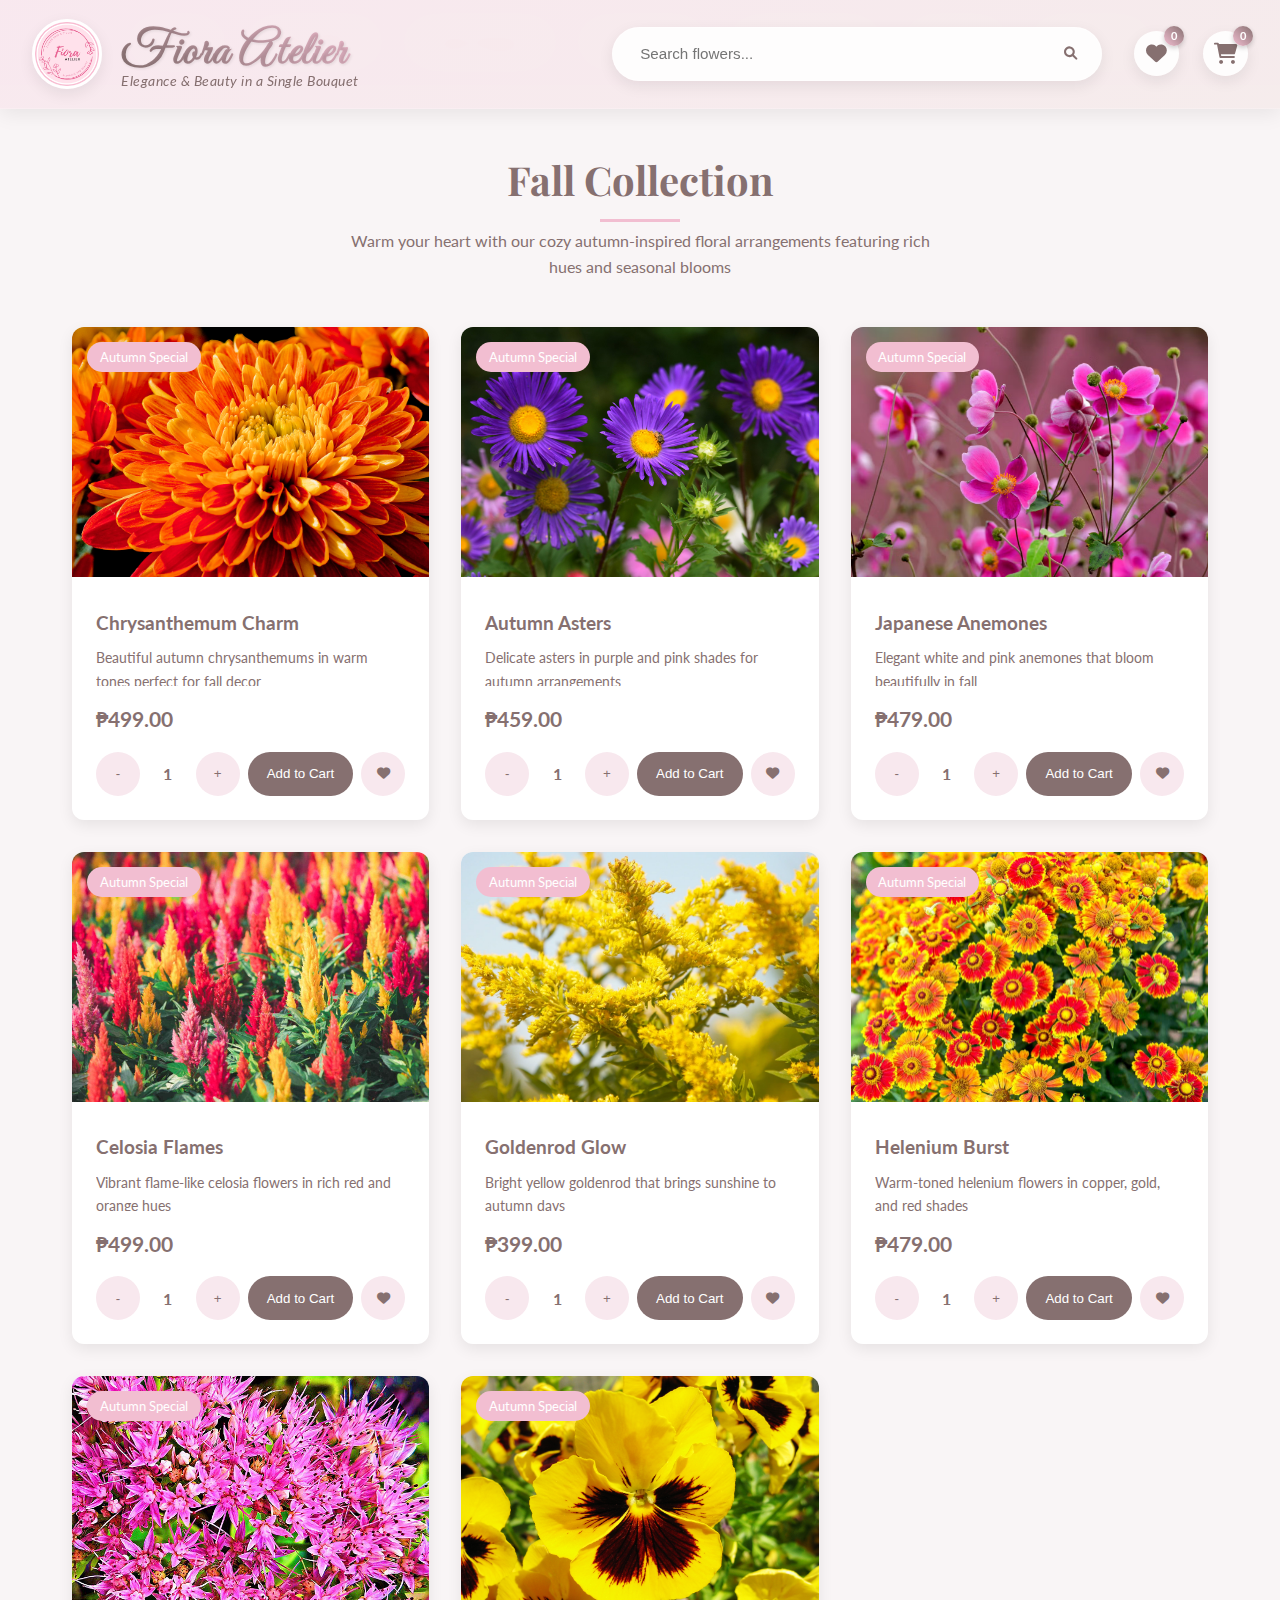
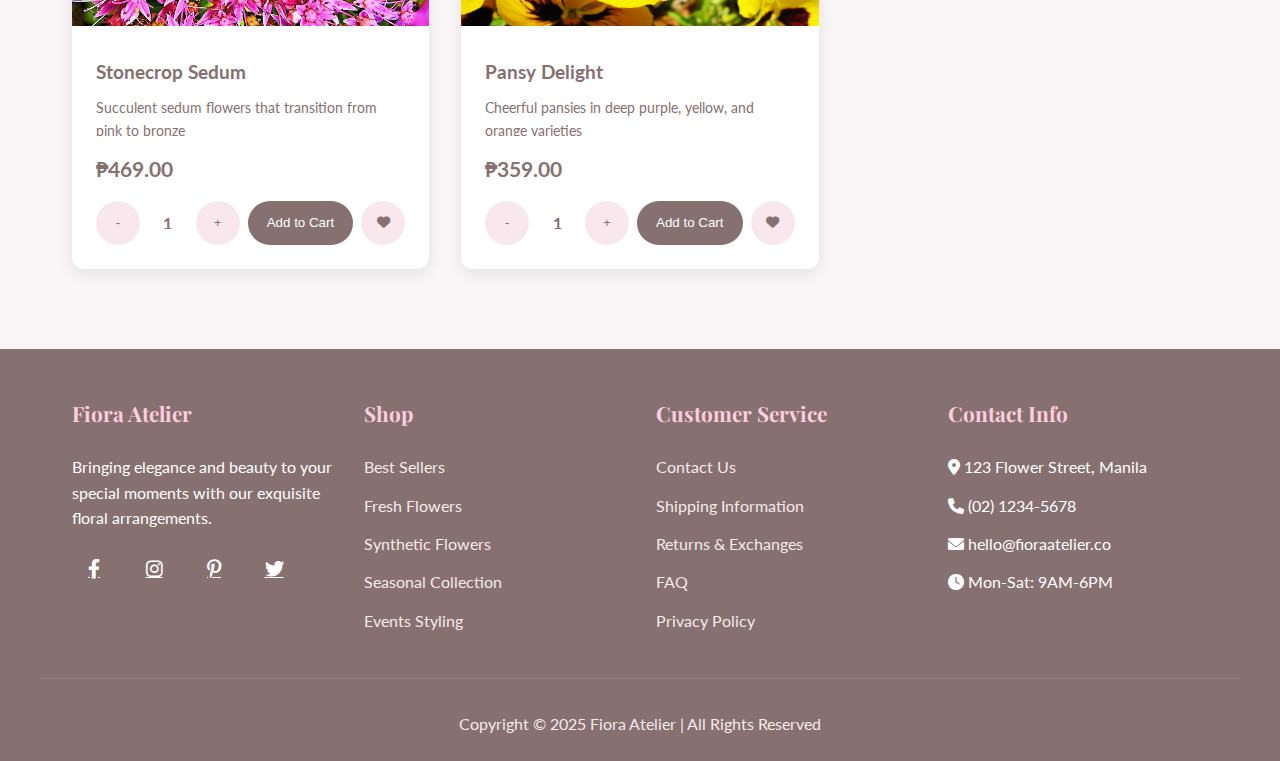
<file: categories/fall.html>
<!DOCTYPE html>
<html lang="en">
<head>
    <meta charset="UTF-8">
    <meta name="viewport" content="width=device-width, initial-scale=1.0">
    <title>Fall Collection - Fiora Atelier</title>
    <link rel="stylesheet" href="https://cdnjs.cloudflare.com/ajax/libs/font-awesome/6.0.0-beta3/css/all.min.css">
    <link href="https://fonts.googleapis.com/css2?family=Dancing+Script:wght@400;700&family=Great+Vibes&family=Playfair+Display:wght@400;700&family=Lato:wght@300;400;700&display=swap" rel="stylesheet">
    <link rel="stylesheet" href="../css/style.css">
</head>
<body>
    <!-- Header -->
    <header class="header" id="header">
        <div class="header-container">
            <a href="../index.html" class="logo">
                <div class="logo-image">
                    <img src="../pics/fiora.png" alt="Fiora Atelier Logo">
                </div>
                <div class="logo-text">
                    <h1>Fiora Atelier</h1>
                    <p>Elegance & Beauty in a Single Bouquet</p>
                </div>
            </a>
            <div class="header-controls">
                <div class="search-bar">
                    <input type="text" placeholder="Search flowers..." id="search-input">
                    <button id="search-btn"><i class="fas fa-search"></i></button>
                </div>
                <div class="header-icons">
                    <div class="icon-container" id="wishlist-icon">
                        <i class="fas fa-heart"></i>
                        <span class="badge" id="wishlist-count">0</span>
                    </div>
                    <div class="icon-container" id="cart-icon">
                        <i class="fas fa-shopping-cart"></i>
                        <span class="badge" id="cart-count">0</span>
                    </div>
                </div>
            </div>
        </div>
    </header>

    <!-- Navigation -->
    <nav class="nav-container" id="main-nav">
        <ul class="nav-menu">
            <li><a href="../index.html">Home</a></li>
            <li><a href="../index.html#best-sellers">Best Sellers</a></li>
            <li><a href="../index.html#fresh">Fresh Flowers</a></li>
            <li><a href="../index.html#seasonal">Categories</a></li>
            <li><a href="../index.html#events">Events Styling</a></li>
            <li><a href="../index.html#gallery">Gallery</a></li>
            <li><a href="../index.html#about-us">About Us</a></li>
        </ul>
    </nav>

    <!-- Fall Collection Section -->
    <main class="main-content">
        <section class="section">
            <div class="section-header">
                <h2 class="section-title">Fall Collection</h2>
                <p class="section-subtitle">Warm your heart with our cozy autumn-inspired floral arrangements featuring rich hues and seasonal blooms</p>
            </div>

            <div class="product-grid">
                <div class="product-card" data-id="21" data-category="fall">
                    <div class="product-badge">Autumn Special</div>
                    <img src="../pics/cchrysanthemum.jpg" alt="Chrysanthemum" class="product-image">
                    <div class="product-info">
                        <div class="product-name">Chrysanthemum Charm</div>
                        <div class="product-description">Beautiful autumn chrysanthemums in warm tones perfect for fall decor</div>
                        <div class="product-price">₱499.00</div>
                        <div class="product-actions">
                            <div class="quantity-controls">
                                <button class="quantity-btn minus" data-id="21">-</button>
                                <span class="quantity" data-id="21">1</span>
                                <button class="quantity-btn plus" data-id="21">+</button>
                            </div>
                            <div class="action-buttons">
                                <button class="add-to-cart" data-id="21">Add to Cart</button>
                                <button class="wishlist-btn" data-id="21">
                                    <i class="fas fa-heart"></i>
                                </button>
                            </div>
                        </div>
                    </div>
                </div>

                <div class="product-card" data-id="22" data-category="fall">
                    <div class="product-badge">Autumn Special</div>
                    <img src="../pics/aster.jpg" alt="Aster" class="product-image">
                    <div class="product-info">
                        <div class="product-name">Autumn Asters</div>
                        <div class="product-description">Delicate asters in purple and pink shades for autumn arrangements</div>
                        <div class="product-price">₱459.00</div>
                        <div class="product-actions">
                            <div class="quantity-controls">
                                <button class="quantity-btn minus" data-id="22">-</button>
                                <span class="quantity" data-id="22">1</span>
                                <button class="quantity-btn plus" data-id="22">+</button>
                            </div>
                            <div class="action-buttons">
                                <button class="add-to-cart" data-id="22">Add to Cart</button>
                                <button class="wishlist-btn" data-id="22">
                                    <i class="fas fa-heart"></i>
                                </button>
                            </div>
                        </div>
                    </div>
                </div>

                <div class="product-card" data-id="23" data-category="fall">
                    <div class="product-badge">Autumn Special</div>
                    <img src="../pics/japaneseamone.avif" alt="Japanese Anemone" class="product-image">
                    <div class="product-info">
                        <div class="product-name">Japanese Anemones</div>
                        <div class="product-description">Elegant white and pink anemones that bloom beautifully in fall</div>
                        <div class="product-price">₱479.00</div>
                        <div class="product-actions">
                            <div class="quantity-controls">
                                <button class="quantity-btn minus" data-id="23">-</button>
                                <span class="quantity" data-id="23">1</span>
                                <button class="quantity-btn plus" data-id="23">+</button>
                            </div>
                            <div class="action-buttons">
                                <button class="add-to-cart" data-id="23">Add to Cart</button>
                                <button class="wishlist-btn" data-id="23">
                                    <i class="fas fa-heart"></i>
                                </button>
                            </div>
                        </div>
                    </div>
                </div>

                <div class="product-card" data-id="24" data-category="fall">
                    <div class="product-badge">Autumn Special</div>
                    <img src="../pics/celosia.jpg" alt="Celosia" class="product-image">
                    <div class="product-info">
                        <div class="product-name">Celosia Flames</div>
                        <div class="product-description">Vibrant flame-like celosia flowers in rich red and orange hues</div>
                        <div class="product-price">₱499.00</div>
                        <div class="product-actions">
                            <div class="quantity-controls">
                                <button class="quantity-btn minus" data-id="24">-</button>
                                <span class="quantity" data-id="24">1</span>
                                <button class="quantity-btn plus" data-id="24">+</button>
                            </div>
                            <div class="action-buttons">
                                <button class="add-to-cart" data-id="24">Add to Cart</button>
                                <button class="wishlist-btn" data-id="24">
                                    <i class="fas fa-heart"></i>
                                </button>
                            </div>
                        </div>
                    </div>
                </div>

                <div class="product-card" data-id="25" data-category="fall">
                    <div class="product-badge">Autumn Special</div>
                    <img src="../pics/goldenrod.webp" alt="Goldenrod" class="product-image">
                    <div class="product-info">
                        <div class="product-name">Goldenrod Glow</div>
                        <div class="product-description">Bright yellow goldenrod that brings sunshine to autumn days</div>
                        <div class="product-price">₱399.00</div>
                        <div class="product-actions">
                            <div class="quantity-controls">
                                <button class="quantity-btn minus" data-id="25">-</button>
                                <span class="quantity" data-id="25">1</span>
                                <button class="quantity-btn plus" data-id="25">+</button>
                            </div>
                            <div class="action-buttons">
                                <button class="add-to-cart" data-id="25">Add to Cart</button>
                                <button class="wishlist-btn" data-id="25">
                                    <i class="fas fa-heart"></i>
                                </button>
                            </div>
                        </div>
                    </div>
                </div>

                <div class="product-card" data-id="26" data-category="fall">
                    <div class="product-badge">Autumn Special</div>
                    <img src="../pics/helenium.jpg" alt="Helenium" class="product-image">
                    <div class="product-info">
                        <div class="product-name">Helenium Burst</div>
                        <div class="product-description">Warm-toned helenium flowers in copper, gold, and red shades</div>
                        <div class="product-price">₱479.00</div>
                        <div class="product-actions">
                            <div class="quantity-controls">
                                <button class="quantity-btn minus" data-id="26">-</button>
                                <span class="quantity" data-id="26">1</span>
                                <button class="quantity-btn plus" data-id="26">+</button>
                            </div>
                            <div class="action-buttons">
                                <button class="add-to-cart" data-id="26">Add to Cart</button>
                                <button class="wishlist-btn" data-id="26">
                                    <i class="fas fa-heart"></i>
                                </button>
                            </div>
                        </div>
                    </div>
                </div>

                <div class="product-card" data-id="27" data-category="fall">
                    <div class="product-badge">Autumn Special</div>
                    <img src="../pics/sedum.jpg" alt="Sedum" class="product-image">
                    <div class="product-info">
                        <div class="product-name">Stonecrop Sedum</div>
                        <div class="product-description">Succulent sedum flowers that transition from pink to bronze</div>
                        <div class="product-price">₱469.00</div>
                        <div class="product-actions">
                            <div class="quantity-controls">
                                <button class="quantity-btn minus" data-id="27">-</button>
                                <span class="quantity" data-id="27">1</span>
                                <button class="quantity-btn plus" data-id="27">+</button>
                            </div>
                            <div class="action-buttons">
                                <button class="add-to-cart" data-id="27">Add to Cart</button>
                                <button class="wishlist-btn" data-id="27">
                                    <i class="fas fa-heart"></i>
                                </button>
                            </div>
                        </div>
                    </div>
                </div>

                <div class="product-card" data-id="28" data-category="fall">
                    <div class="product-badge">Autumn Special</div>
                    <img src="../pics/pansy.jpg" alt="Pansy" class="product-image">
                    <div class="product-info">
                        <div class="product-name">Pansy Delight</div>
                        <div class="product-description">Cheerful pansies in deep purple, yellow, and orange varieties</div>
                        <div class="product-price">₱359.00</div>
                        <div class="product-actions">
                            <div class="quantity-controls">
                                <button class="quantity-btn minus" data-id="28">-</button>
                                <span class="quantity" data-id="28">1</span>
                                <button class="quantity-btn plus" data-id="28">+</button>
                            </div>
                            <div class="action-buttons">
                                <button class="add-to-cart" data-id="28">Add to Cart</button>
                                <button class="wishlist-btn" data-id="28">
                                    <i class="fas fa-heart"></i>
                                </button>
                            </div>
                        </div>
                    </div>
                </div>
            </div>
        </section>
    </main>

    <!-- Footer -->
    <footer class="footer" id="about-us">
        <div class="footer-content">
            <div class="footer-column">
                <h4>Fiora Atelier</h4>
                <p>Bringing elegance and beauty to your special moments with our exquisite floral arrangements.</p>
                <div class="social-links">
                    <a href="#"><i class="fab fa-facebook-f"></i></a>
                    <a href="#"><i class="fab fa-instagram"></i></a>
                    <a href="#"><i class="fab fa-pinterest-p"></i></a>
                    <a href="#"><i class="fab fa-twitter"></i></a>
                </div>
            </div>
            <div class="footer-column">
                <h4>Shop</h4>
                <ul class="footer-links">
                    <li><a href="index.html#best-sellers">Best Sellers</a></li>
                    <li><a href="index.html#fresh">Fresh Flowers</a></li>
                    <li><a href="index.html#synthetic">Synthetic Flowers</a></li>
                    <li><a href="index.html#seasonal">Seasonal Collection</a></li>
                    <li><a href="index.html#events">Events Styling</a></li>
                </ul>
            </div>
            <div class="footer-column">
                <h4>Customer Service</h4>
                <ul class="footer-links">
                    <li><a href="#">Contact Us</a></li>
                    <li><a href="#">Shipping Information</a></li>
                    <li><a href="#">Returns & Exchanges</a></li>
                    <li><a href="#">FAQ</a></li>
                    <li><a href="#">Privacy Policy</a></li>
                </ul>
            </div>
            <div class="footer-column">
                <h4>Contact Info</h4>
                <ul class="footer-links">
                    <li><i class="fas fa-map-marker-alt"></i> 123 Flower Street, Manila</li>
                    <li><i class="fas fa-phone"></i> (02) 1234-5678</li>
                    <li><i class="fas fa-envelope"></i> hello@fioraatelier.co</li>
                    <li><i class="fas fa-clock"></i> Mon-Sat: 9AM-6PM</li>
                </ul>
            </div>
        </div>
        <div class="footer-bottom">
            <p>Copyright © 2025 Fiora Atelier | All Rights Reserved</p>
        </div>
    </footer>
</body>
</html>
</file>
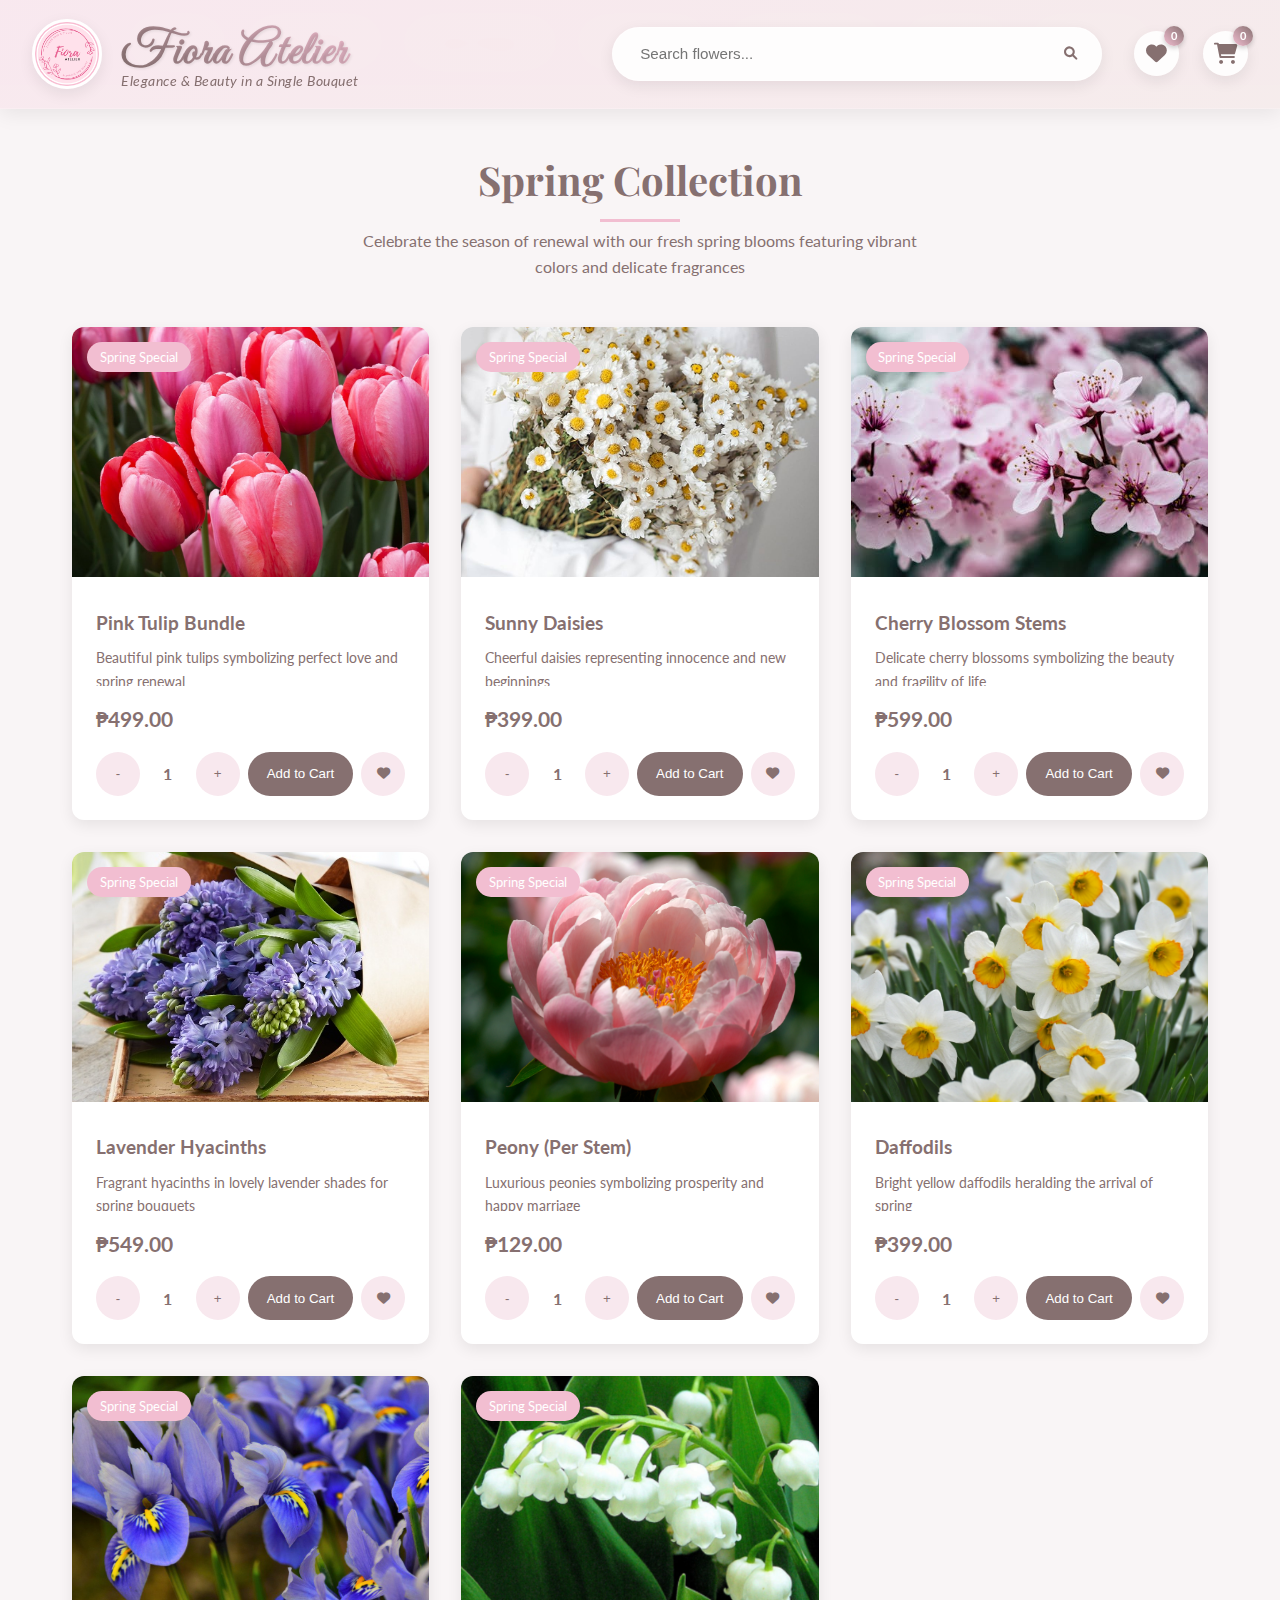
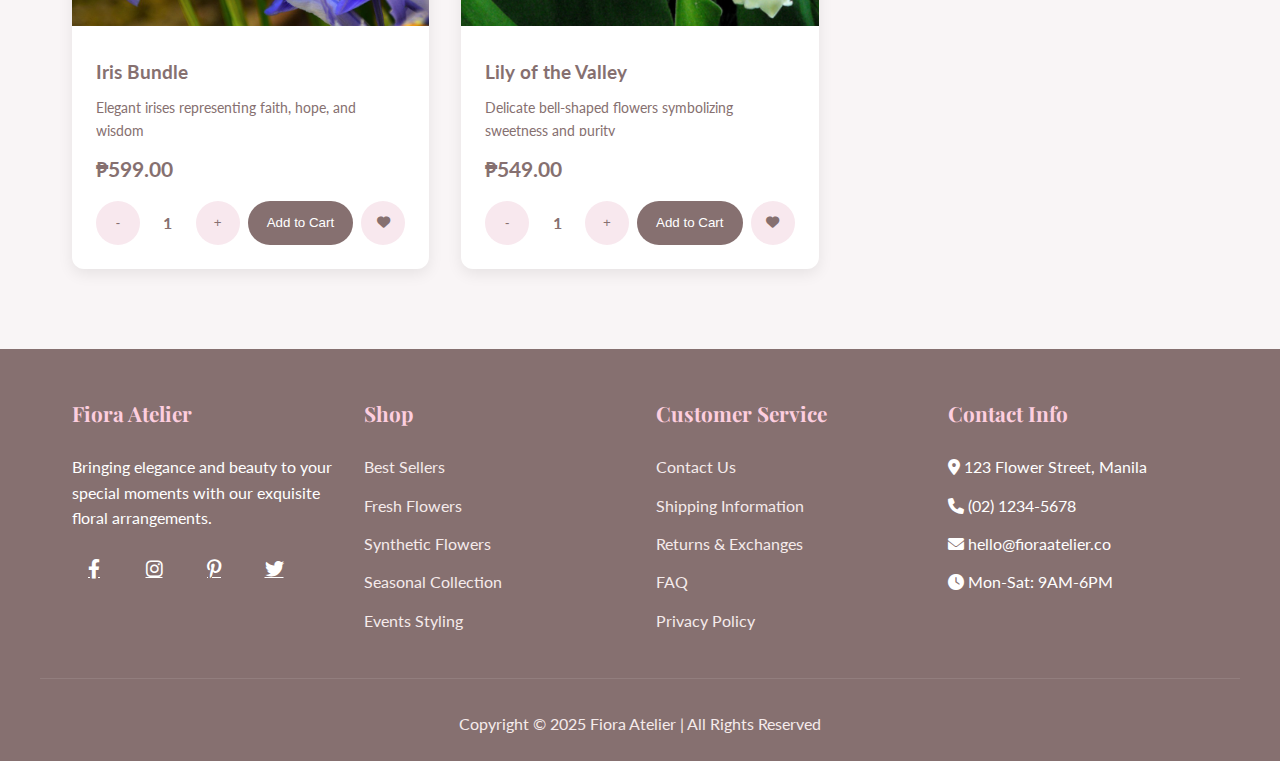
<file: categories/spring.html>
<!DOCTYPE html>
<html lang="en">
<head>
    <meta charset="UTF-8">
    <meta name="viewport" content="width=device-width, initial-scale=1.0">
    <title>Spring Collection - Fiora Atelier</title>
    <link rel="stylesheet" href="https://cdnjs.cloudflare.com/ajax/libs/font-awesome/6.0.0-beta3/css/all.min.css">
    <link href="https://fonts.googleapis.com/css2?family=Dancing+Script:wght@400;700&family=Great+Vibes&family=Playfair+Display:wght@400;700&family=Lato:wght@300;400;700&display=swap" rel="stylesheet">
    <link rel="stylesheet" href="../css/style.css">
</head>
<body>
    <!-- Header -->
    <header class="header" id="header">
        <div class="header-container">
            <a href="../index.html" class="logo">
                <div class="logo-image">
                    <img src="../pics/fiora.png" alt="Fiora Atelier Logo">
                </div>
                <div class="logo-text">
                    <h1>Fiora Atelier</h1>
                    <p>Elegance & Beauty in a Single Bouquet</p>
                </div>
            </a>
            <div class="header-controls">
                <div class="search-bar">
                    <input type="text" placeholder="Search flowers..." id="search-input">
                    <button id="search-btn"><i class="fas fa-search"></i></button>
                </div>
                <div class="header-icons">
                    <div class="icon-container" id="wishlist-icon">
                        <i class="fas fa-heart"></i>
                        <span class="badge" id="wishlist-count">0</span>
                    </div>
                    <div class="icon-container" id="cart-icon">
                        <i class="fas fa-shopping-cart"></i>
                        <span class="badge" id="cart-count">0</span>
                    </div>
                </div>
            </div>
        </div>
    </header>

    <!-- Navigation -->
    <nav class="nav-container" id="main-nav">
        <ul class="nav-menu">
            <li><a href="../index.html">Home</a></li>
            <li><a href="../index.html#best-sellers">Best Sellers</a></li>
            <li><a href="../index.html#fresh">Fresh Flowers</a></li>
            <li><a href="../index.html#seasonal">Categories</a></li>
            <li><a href="../index.html#events">Events Styling</a></li>
            <li><a href="../index.html#gallery">Gallery</a></li>
            <li><a href="../index.html#about-us">About Us</a></li>
        </ul>
    </nav>

    <!-- Spring Collection Section -->
    <main class="main-content">
        <section class="section">
            <div class="section-header">
                <h2 class="section-title">Spring Collection</h2>
                <p class="section-subtitle">Celebrate the season of renewal with our fresh spring blooms featuring vibrant colors and delicate fragrances</p>
            </div>

            <div class="product-grid">
                <div class="product-card" data-id="31" data-category="spring">
                    <div class="product-badge">Spring Special</div>
                    <img src="../pics/tulip.jpeg" alt="Tulips" class="product-image">
                    <div class="product-info">
                        <div class="product-name">Pink Tulip Bundle</div>
                        <div class="product-description">Beautiful pink tulips symbolizing perfect love and spring renewal</div>
                        <div class="product-price">₱499.00</div>
                        <div class="product-actions">
                            <div class="quantity-controls">
                                <button class="quantity-btn minus" data-id="31">-</button>
                                <span class="quantity" data-id="31">1</span>
                                <button class="quantity-btn plus" data-id="31">+</button>
                            </div>
                            <div class="action-buttons">
                                <button class="add-to-cart" data-id="31">Add to Cart</button>
                                <button class="wishlist-btn" data-id="31">
                                    <i class="fas fa-heart"></i>
                                </button>
                            </div>
                        </div>
                    </div>
                </div>

                <div class="product-card" data-id="32" data-category="spring">
                    <div class="product-badge">Spring Special</div>
                    <img src="../pics/daisies.jpg" alt="Daisies" class="product-image">
                    <div class="product-info">
                        <div class="product-name">Sunny Daisies</div>
                        <div class="product-description">Cheerful daisies representing innocence and new beginnings</div>
                        <div class="product-price">₱399.00</div>
                        <div class="product-actions">
                            <div class="quantity-controls">
                                <button class="quantity-btn minus" data-id="32">-</button>
                                <span class="quantity" data-id="32">1</span>
                                <button class="quantity-btn plus" data-id="32">+</button>
                            </div>
                            <div class="action-buttons">
                                <button class="add-to-cart" data-id="32">Add to Cart</button>
                                <button class="wishlist-btn" data-id="32">
                                    <i class="fas fa-heart"></i>
                                </button>
                            </div>
                        </div>
                    </div>
                </div>

                <div class="product-card" data-id="33" data-category="spring">
                    <div class="product-badge">Spring Special</div>
                    <img src="../pics/cherry.jpeg" alt="Cherry Blossoms" class="product-image">
                    <div class="product-info">
                        <div class="product-name">Cherry Blossom Stems</div>
                        <div class="product-description">Delicate cherry blossoms symbolizing the beauty and fragility of life</div>
                        <div class="product-price">₱599.00</div>
                        <div class="product-actions">
                            <div class="quantity-controls">
                                <button class="quantity-btn minus" data-id="33">-</button>
                                <span class="quantity" data-id="33">1</span>
                                <button class="quantity-btn plus" data-id="33">+</button>
                            </div>
                            <div class="action-buttons">
                                <button class="add-to-cart" data-id="33">Add to Cart</button>
                                <button class="wishlist-btn" data-id="33">
                                    <i class="fas fa-heart"></i>
                                </button>
                            </div>
                        </div>
                    </div>
                </div>

                <div class="product-card" data-id="34" data-category="spring">
                    <div class="product-badge">Spring Special</div>
                    <img src="../pics/hyacinths.jpg" alt="Hyacinths" class="product-image">
                    <div class="product-info">
                        <div class="product-name">Lavender Hyacinths</div>
                        <div class="product-description">Fragrant hyacinths in lovely lavender shades for spring bouquets</div>
                        <div class="product-price">₱549.00</div>
                        <div class="product-actions">
                            <div class="quantity-controls">
                                <button class="quantity-btn minus" data-id="34">-</button>
                                <span class="quantity" data-id="34">1</span>
                                <button class="quantity-btn plus" data-id="34">+</button>
                            </div>
                            <div class="action-buttons">
                                <button class="add-to-cart" data-id="34">Add to Cart</button>
                                <button class="wishlist-btn" data-id="34">
                                    <i class="fas fa-heart"></i>
                                </button>
                            </div>
                        </div>
                    </div>
                </div>

                <div class="product-card" data-id="35" data-category="spring">
                    <div class="product-badge">Spring Special</div>
                    <img src="../pics/peony.webp" alt="Peony" class="product-image">
                    <div class="product-info">
                        <div class="product-name">Peony (Per Stem)</div>
                        <div class="product-description">Luxurious peonies symbolizing prosperity and happy marriage</div>
                        <div class="product-price">₱129.00</div>
                        <div class="product-actions">
                            <div class="quantity-controls">
                                <button class="quantity-btn minus" data-id="35">-</button>
                                <span class="quantity" data-id="35">1</span>
                                <button class="quantity-btn plus" data-id="35">+</button>
                            </div>
                            <div class="action-buttons">
                                <button class="add-to-cart" data-id="35">Add to Cart</button>
                                <button class="wishlist-btn" data-id="35">
                                    <i class="fas fa-heart"></i>
                                </button>
                            </div>
                        </div>
                    </div>
                </div>

                <div class="product-card" data-id="36" data-category="spring">
                    <div class="product-badge">Spring Special</div>
                    <img src="../pics/daffodil.webp" alt="Daffodil" class="product-image">
                    <div class="product-info">
                        <div class="product-name">Daffodils</div>
                        <div class="product-description">Bright yellow daffodils heralding the arrival of spring</div>
                        <div class="product-price">₱399.00</div>
                        <div class="product-actions">
                            <div class="quantity-controls">
                                <button class="quantity-btn minus" data-id="36">-</button>
                                <span class="quantity" data-id="36">1</span>
                                <button class="quantity-btn plus" data-id="36">+</button>
                            </div>
                            <div class="action-buttons">
                                <button class="add-to-cart" data-id="36">Add to Cart</button>
                                <button class="wishlist-btn" data-id="36">
                                    <i class="fas fa-heart"></i>
                                </button>
                            </div>
                        </div>
                    </div>
                </div>

                <div class="product-card" data-id="37" data-category="spring">
                    <div class="product-badge">Spring Special</div>
                    <img src="../pics/iriss.jpg" alt="Iris" class="product-image">
                    <div class="product-info">
                        <div class="product-name">Iris Bundle</div>
                        <div class="product-description">Elegant irises representing faith, hope, and wisdom</div>
                        <div class="product-price">₱599.00</div>
                        <div class="product-actions">
                            <div class="quantity-controls">
                                <button class="quantity-btn minus" data-id="37">-</button>
                                <span class="quantity" data-id="37">1</span>
                                <button class="quantity-btn plus" data-id="37">+</button>
                            </div>
                            <div class="action-buttons">
                                <button class="add-to-cart" data-id="37">Add to Cart</button>
                                <button class="wishlist-btn" data-id="37">
                                    <i class="fas fa-heart"></i>
                                </button>
                            </div>
                        </div>
                    </div>
                </div>

                <div class="product-card" data-id="38" data-category="spring">
                    <div class="product-badge">Spring Special</div>
                    <img src="../pics/lily.jpg" alt="Lily of the Valley" class="product-image">
                    <div class="product-info">
                        <div class="product-name">Lily of the Valley</div>
                        <div class="product-description">Delicate bell-shaped flowers symbolizing sweetness and purity</div>
                        <div class="product-price">₱549.00</div>
                        <div class="product-actions">
                            <div class="quantity-controls">
                                <button class="quantity-btn minus" data-id="38">-</button>
                                <span class="quantity" data-id="38">1</span>
                                <button class="quantity-btn plus" data-id="38">+</button>
                            </div>
                            <div class="action-buttons">
                                <button class="add-to-cart" data-id="38">Add to Cart</button>
                                <button class="wishlist-btn" data-id="38">
                                    <i class="fas fa-heart"></i>
                                </button>
                            </div>
                        </div>
                    </div>
                </div>
            </div>
        </section>
    </main>

    <!-- Footer -->
    <footer class="footer" id="about-us">
        <div class="footer-content">
            <div class="footer-column">
                <h4>Fiora Atelier</h4>
                <p>Bringing elegance and beauty to your special moments with our exquisite floral arrangements.</p>
                <div class="social-links">
                    <a href="#"><i class="fab fa-facebook-f"></i></a>
                    <a href="#"><i class="fab fa-instagram"></i></a>
                    <a href="#"><i class="fab fa-pinterest-p"></i></a>
                    <a href="#"><i class="fab fa-twitter"></i></a>
                </div>
            </div>
            <div class="footer-column">
                <h4>Shop</h4>
                <ul class="footer-links">
                    <li><a href="index.html#best-sellers">Best Sellers</a></li>
                    <li><a href="index.html#fresh">Fresh Flowers</a></li>
                    <li><a href="index.html#synthetic">Synthetic Flowers</a></li>
                    <li><a href="index.html#seasonal">Seasonal Collection</a></li>
                    <li><a href="index.html#events">Events Styling</a></li>
                </ul>
            </div>
            <div class="footer-column">
                <h4>Customer Service</h4>
                <ul class="footer-links">
                    <li><a href="#">Contact Us</a></li>
                    <li><a href="#">Shipping Information</a></li>
                    <li><a href="#">Returns & Exchanges</a></li>
                    <li><a href="#">FAQ</a></li>
                    <li><a href="#">Privacy Policy</a></li>
                </ul>
            </div>
            <div class="footer-column">
                <h4>Contact Info</h4>
                <ul class="footer-links">
                    <li><i class="fas fa-map-marker-alt"></i> 123 Flower Street, Manila</li>
                    <li><i class="fas fa-phone"></i> (02) 1234-5678</li>
                    <li><i class="fas fa-envelope"></i> hello@fioraatelier.co</li>
                    <li><i class="fas fa-clock"></i> Mon-Sat: 9AM-6PM</li>
                </ul>
            </div>
        </div>
        <div class="footer-bottom">
            <p>Copyright © 2025 Fiora Atelier | All Rights Reserved</p>
        </div>
    </footer>
</body>
</html>
</file>
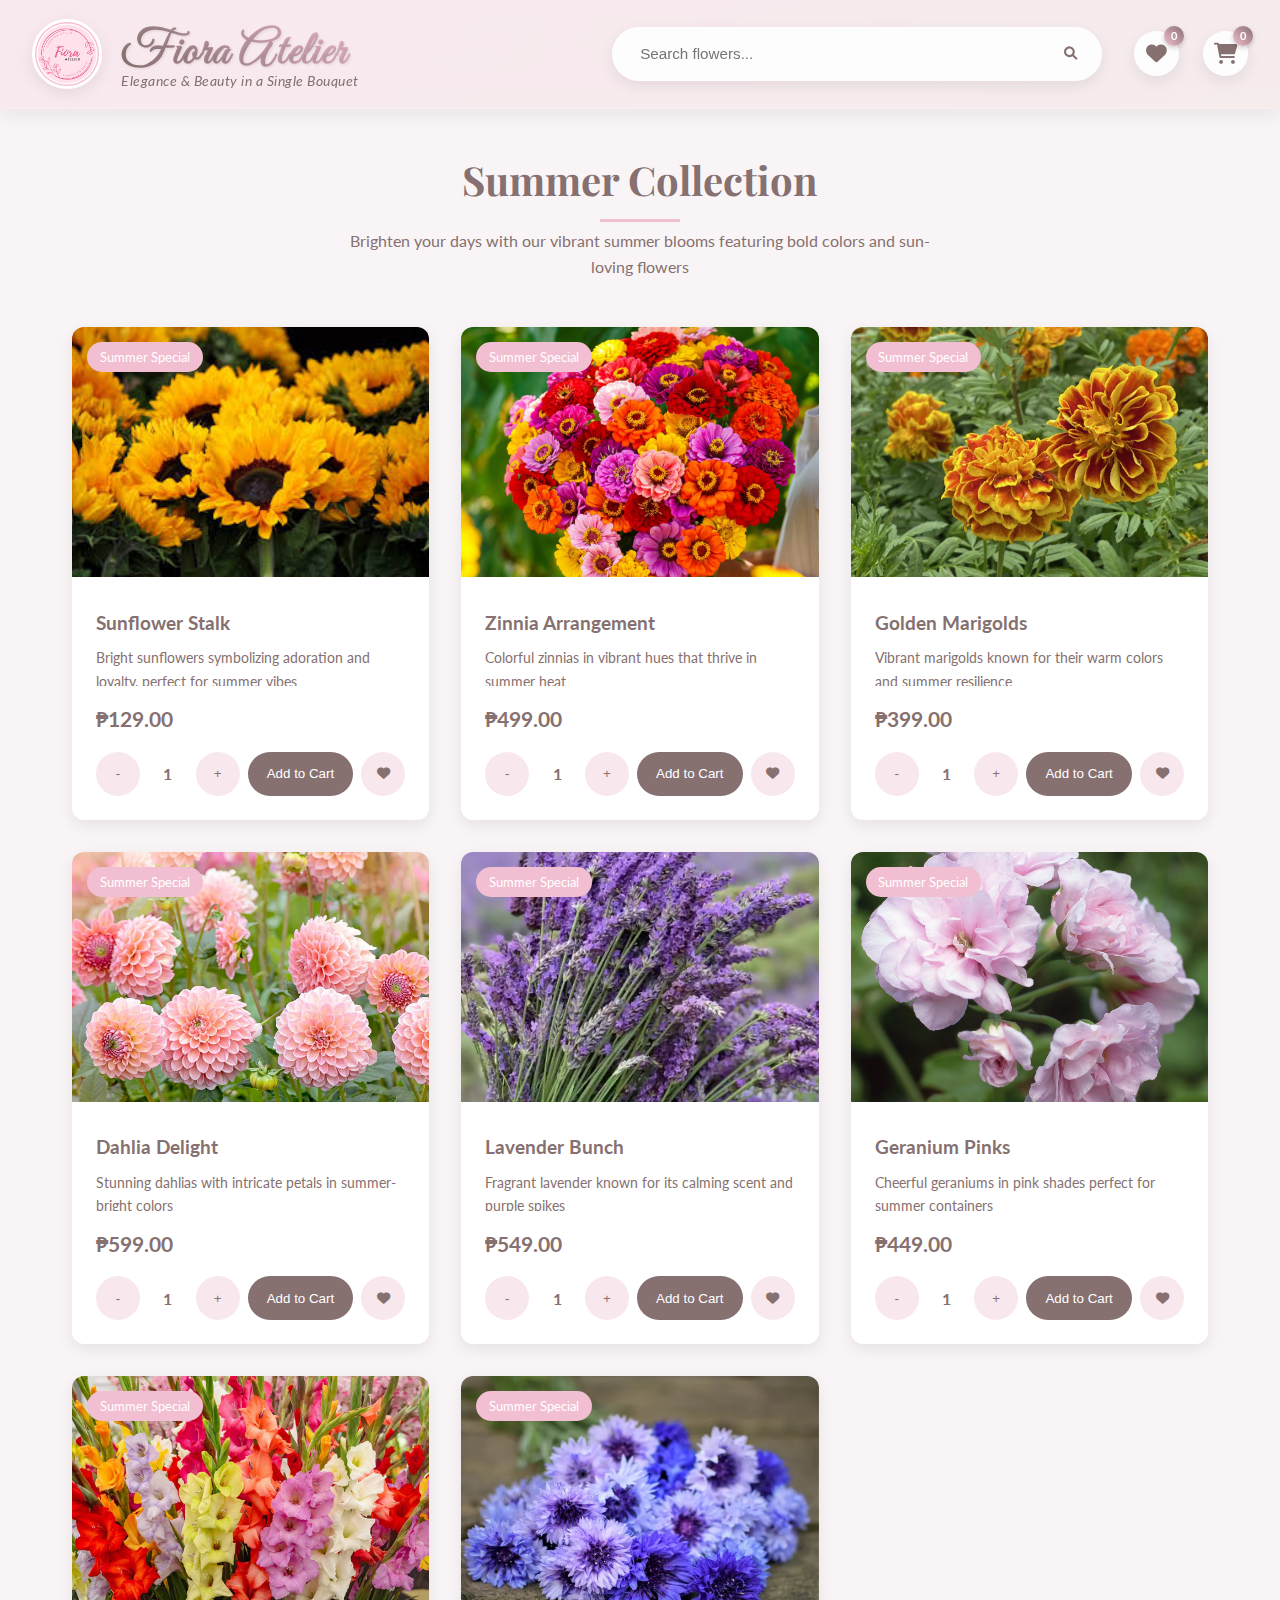
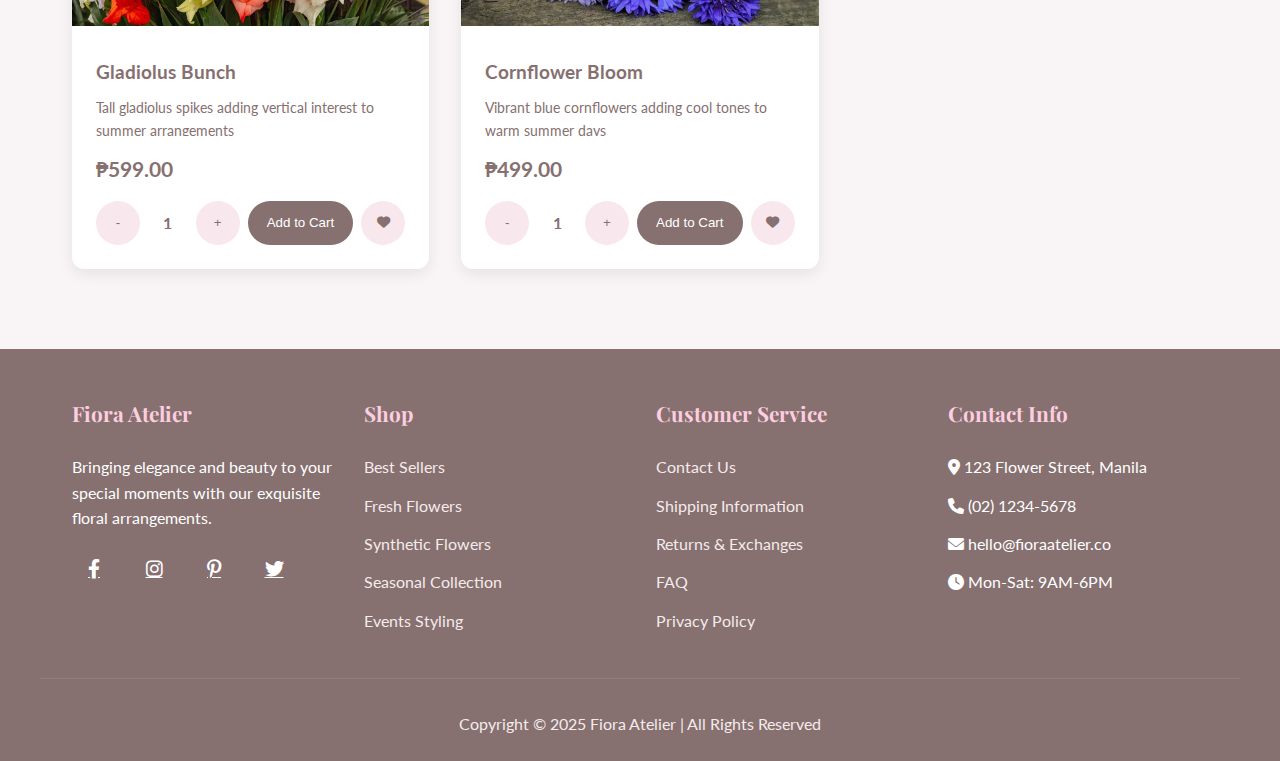
<file: categories/summer.html>
<!DOCTYPE html>
<html lang="en">
<head>
    <meta charset="UTF-8">
    <meta name="viewport" content="width=device-width, initial-scale=1.0">
    <title>Summer Collection - Fiora Atelier</title>
    <link rel="stylesheet" href="https://cdnjs.cloudflare.com/ajax/libs/font-awesome/6.0.0-beta3/css/all.min.css">
    <link href="https://fonts.googleapis.com/css2?family=Dancing+Script:wght@400;700&family=Great+Vibes&family=Playfair+Display:wght@400;700&family=Lato:wght@300;400;700&display=swap" rel="stylesheet">
    <link rel="stylesheet" href="../css/style.css">
</head>
<body>
    <!-- Header -->
    <header class="header" id="header">
        <div class="header-container">
            <a href="../index.html" class="logo">
                <div class="logo-image">
                    <img src="../pics/fiora.png" alt="Fiora Atelier Logo">
                </div>
                <div class="logo-text">
                    <h1>Fiora Atelier</h1>
                    <p>Elegance & Beauty in a Single Bouquet</p>
                </div>
            </a>
            <div class="header-controls">
                <div class="search-bar">
                    <input type="text" placeholder="Search flowers..." id="search-input">
                    <button id="search-btn"><i class="fas fa-search"></i></button>
                </div>
                <div class="header-icons">
                    <div class="icon-container" id="wishlist-icon">
                        <i class="fas fa-heart"></i>
                        <span class="badge" id="wishlist-count">0</span>
                    </div>
                    <div class="icon-container" id="cart-icon">
                        <i class="fas fa-shopping-cart"></i>
                        <span class="badge" id="cart-count">0</span>
                    </div>
                </div>
            </div>
        </div>
    </header>

    <!-- Navigation -->
    <nav class="nav-container" id="main-nav">
        <ul class="nav-menu">
            <li><a href="../index.html">Home</a></li>
            <li><a href="../index.html#best-sellers">Best Sellers</a></li>
            <li><a href="../index.html#fresh">Fresh Flowers</a></li>
            <li><a href="../index.html#seasonal">Categories</a></li>
            <li><a href="../index.html#events">Events Styling</a></li>
            <li><a href="../index.html#gallery">Gallery</a></li>
            <li><a href="../index.html#about-us">About Us</a></li>
        </ul>
    </nav>

    <!-- Summer Collection Section -->
    <main class="main-content">
        <section class="section">
            <div class="section-header">
                <h2 class="section-title">Summer Collection</h2>
                <p class="section-subtitle">Brighten your days with our vibrant summer blooms featuring bold colors and sun-loving flowers</p>
            </div>

            <div class="product-grid">
                <div class="product-card" data-id="41" data-category="summer">
                    <div class="product-badge">Summer Special</div>
                    <img src="../pics/sunflower.jpeg" alt="Sunflower" class="product-image">
                    <div class="product-info">
                        <div class="product-name">Sunflower Stalk</div>
                        <div class="product-description">Bright sunflowers symbolizing adoration and loyalty, perfect for summer vibes</div>
                        <div class="product-price">₱129.00</div>
                        <div class="product-actions">
                            <div class="quantity-controls">
                                <button class="quantity-btn minus" data-id="41">-</button>
                                <span class="quantity" data-id="41">1</span>
                                <button class="quantity-btn plus" data-id="41">+</button>
                            </div>
                            <div class="action-buttons">
                                <button class="add-to-cart" data-id="41">Add to Cart</button>
                                <button class="wishlist-btn" data-id="41">
                                    <i class="fas fa-heart"></i>
                                </button>
                            </div>
                        </div>
                    </div>
                </div>

                <div class="product-card" data-id="42" data-category="summer">
                    <div class="product-badge">Summer Special</div>
                    <img src="../pics/zinnia.webp" alt="Zinnia" class="product-image">
                    <div class="product-info">
                        <div class="product-name">Zinnia Arrangement</div>
                        <div class="product-description">Colorful zinnias in vibrant hues that thrive in summer heat</div>
                        <div class="product-price">₱499.00</div>
                        <div class="product-actions">
                            <div class="quantity-controls">
                                <button class="quantity-btn minus" data-id="42">-</button>
                                <span class="quantity" data-id="42">1</span>
                                <button class="quantity-btn plus" data-id="42">+</button>
                            </div>
                            <div class="action-buttons">
                                <button class="add-to-cart" data-id="42">Add to Cart</button>
                                <button class="wishlist-btn" data-id="42">
                                    <i class="fas fa-heart"></i>
                                </button>
                            </div>
                        </div>
                    </div>
                </div>

                <div class="product-card" data-id="43" data-category="summer">
                    <div class="product-badge">Summer Special</div>
                    <img src="../pics/marigold.jpg" alt="Marigold" class="product-image">
                    <div class="product-info">
                        <div class="product-name">Golden Marigolds</div>
                        <div class="product-description">Vibrant marigolds known for their warm colors and summer resilience</div>
                        <div class="product-price">₱399.00</div>
                        <div class="product-actions">
                            <div class="quantity-controls">
                                <button class="quantity-btn minus" data-id="43">-</button>
                                <span class="quantity" data-id="43">1</span>
                                <button class="quantity-btn plus" data-id="43">+</button>
                            </div>
                            <div class="action-buttons">
                                <button class="add-to-cart" data-id="43">Add to Cart</button>
                                <button class="wishlist-btn" data-id="43">
                                    <i class="fas fa-heart"></i>
                                </button>
                            </div>
                        </div>
                    </div>
                </div>

                <div class="product-card" data-id="44" data-category="summer">
                    <div class="product-badge">Summer Special</div>
                    <img src="../pics/dahlia.jpg" alt="Dahlia" class="product-image">
                    <div class="product-info">
                        <div class="product-name">Dahlia Delight</div>
                        <div class="product-description">Stunning dahlias with intricate petals in summer-bright colors</div>
                        <div class="product-price">₱599.00</div>
                        <div class="product-actions">
                            <div class="quantity-controls">
                                <button class="quantity-btn minus" data-id="44">-</button>
                                <span class="quantity" data-id="44">1</span>
                                <button class="quantity-btn plus" data-id="44">+</button>
                            </div>
                            <div class="action-buttons">
                                <button class="add-to-cart" data-id="44">Add to Cart</button>
                                <button class="wishlist-btn" data-id="44">
                                    <i class="fas fa-heart"></i>
                                </button>
                            </div>
                        </div>
                    </div>
                </div>

                <div class="product-card" data-id="45" data-category="summer">
                    <div class="product-badge">Summer Special</div>
                    <img src="../pics/lavender.webp" alt="Lavender" class="product-image">
                    <div class="product-info">
                        <div class="product-name">Lavender Bunch</div>
                        <div class="product-description">Fragrant lavender known for its calming scent and purple spikes</div>
                        <div class="product-price">₱549.00</div>
                        <div class="product-actions">
                            <div class="quantity-controls">
                                <button class="quantity-btn minus" data-id="45">-</button>
                                <span class="quantity" data-id="45">1</span>
                                <button class="quantity-btn plus" data-id="45">+</button>
                            </div>
                            <div class="action-buttons">
                                <button class="add-to-cart" data-id="45">Add to Cart</button>
                                <button class="wishlist-btn" data-id="45">
                                    <i class="fas fa-heart"></i>
                                </button>
                            </div>
                        </div>
                    </div>
                </div>

                <div class="product-card" data-id="46" data-category="summer">
                    <div class="product-badge">Summer Special</div>
                    <img src="../pics/geranium.jpg" alt="Geranium" class="product-image">
                    <div class="product-info">
                        <div class="product-name">Geranium Pinks</div>
                        <div class="product-description">Cheerful geraniums in pink shades perfect for summer containers</div>
                        <div class="product-price">₱449.00</div>
                        <div class="product-actions">
                            <div class="quantity-controls">
                                <button class="quantity-btn minus" data-id="46">-</button>
                                <span class="quantity" data-id="46">1</span>
                                <button class="quantity-btn plus" data-id="46">+</button>
                            </div>
                            <div class="action-buttons">
                                <button class="add-to-cart" data-id="46">Add to Cart</button>
                                <button class="wishlist-btn" data-id="46">
                                    <i class="fas fa-heart"></i>
                                </button>
                            </div>
                        </div>
                    </div>
                </div>

                <div class="product-card" data-id="47" data-category="summer">
                    <div class="product-badge">Summer Special</div>
                    <img src="../pics/gladiolus.jpg" alt="Gladiolus" class="product-image">
                    <div class="product-info">
                        <div class="product-name">Gladiolus Bunch</div>
                        <div class="product-description">Tall gladiolus spikes adding vertical interest to summer arrangements</div>
                        <div class="product-price">₱599.00</div>
                        <div class="product-actions">
                            <div class="quantity-controls">
                                <button class="quantity-btn minus" data-id="47">-</button>
                                <span class="quantity" data-id="47">1</span>
                                <button class="quantity-btn plus" data-id="47">+</button>
                            </div>
                            <div class="action-buttons">
                                <button class="add-to-cart" data-id="47">Add to Cart</button>
                                <button class="wishlist-btn" data-id="47">
                                    <i class="fas fa-heart"></i>
                                </button>
                            </div>
                        </div>
                    </div>
                </div>

                <div class="product-card" data-id="48" data-category="summer">
                    <div class="product-badge">Summer Special</div>
                    <img src="../pics/cornflower.webp" alt="Cornflower" class="product-image">
                    <div class="product-info">
                        <div class="product-name">Cornflower Bloom</div>
                        <div class="product-description">Vibrant blue cornflowers adding cool tones to warm summer days</div>
                        <div class="product-price">₱499.00</div>
                        <div class="product-actions">
                            <div class="quantity-controls">
                                <button class="quantity-btn minus" data-id="48">-</button>
                                <span class="quantity" data-id="48">1</span>
                                <button class="quantity-btn plus" data-id="48">+</button>
                            </div>
                            <div class="action-buttons">
                                <button class="add-to-cart" data-id="48">Add to Cart</button>
                                <button class="wishlist-btn" data-id="48">
                                    <i class="fas fa-heart"></i>
                                </button>
                            </div>
                        </div>
                    </div>
                </div>
            </div>
        </section>
    </main>

    <!-- Footer -->
    <footer class="footer" id="about-us">
        <div class="footer-content">
            <div class="footer-column">
                <h4>Fiora Atelier</h4>
                <p>Bringing elegance and beauty to your special moments with our exquisite floral arrangements.</p>
                <div class="social-links">
                    <a href="#"><i class="fab fa-facebook-f"></i></a>
                    <a href="#"><i class="fab fa-instagram"></i></a>
                    <a href="#"><i class="fab fa-pinterest-p"></i></a>
                    <a href="#"><i class="fab fa-twitter"></i></a>
                </div>
            </div>
            <div class="footer-column">
                <h4>Shop</h4>
                <ul class="footer-links">
                    <li><a href="index.html#best-sellers">Best Sellers</a></li>
                    <li><a href="index.html#fresh">Fresh Flowers</a></li>
                    <li><a href="index.html#synthetic">Synthetic Flowers</a></li>
                    <li><a href="index.html#seasonal">Seasonal Collection</a></li>
                    <li><a href="index.html#events">Events Styling</a></li>
                </ul>
            </div>
            <div class="footer-column">
                <h4>Customer Service</h4>
                <ul class="footer-links">
                    <li><a href="#">Contact Us</a></li>
                    <li><a href="#">Shipping Information</a></li>
                    <li><a href="#">Returns & Exchanges</a></li>
                    <li><a href="#">FAQ</a></li>
                    <li><a href="#">Privacy Policy</a></li>
                </ul>
            </div>
            <div class="footer-column">
                <h4>Contact Info</h4>
                <ul class="footer-links">
                    <li><i class="fas fa-map-marker-alt"></i> 123 Flower Street, Manila</li>
                    <li><i class="fas fa-phone"></i> (02) 1234-5678</li>
                    <li><i class="fas fa-envelope"></i> hello@fioraatelier.co</li>
                    <li><i class="fas fa-clock"></i> Mon-Sat: 9AM-6PM</li>
                </ul>
            </div>
        </div>
        <div class="footer-bottom">
            <p>Copyright © 2025 Fiora Atelier | All Rights Reserved</p>
        </div>
    </footer>
</body>
</html>
</file>
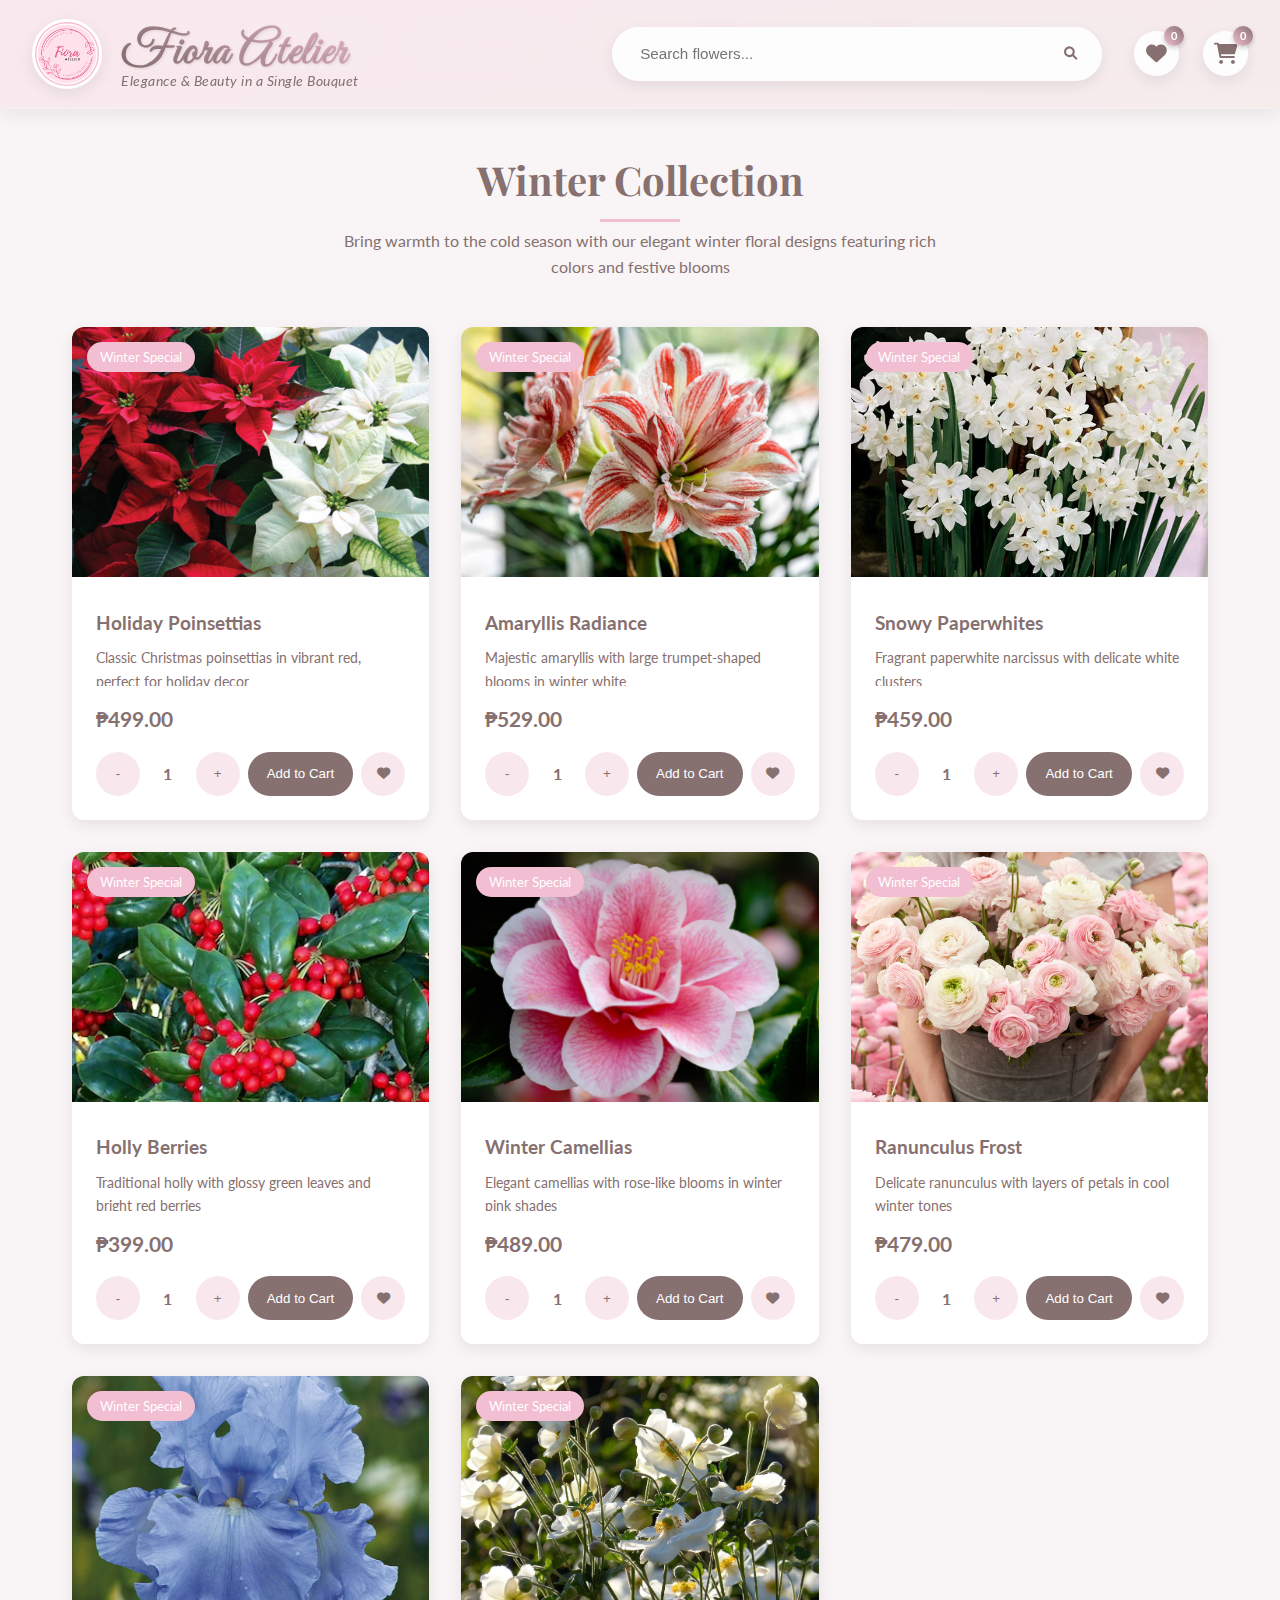
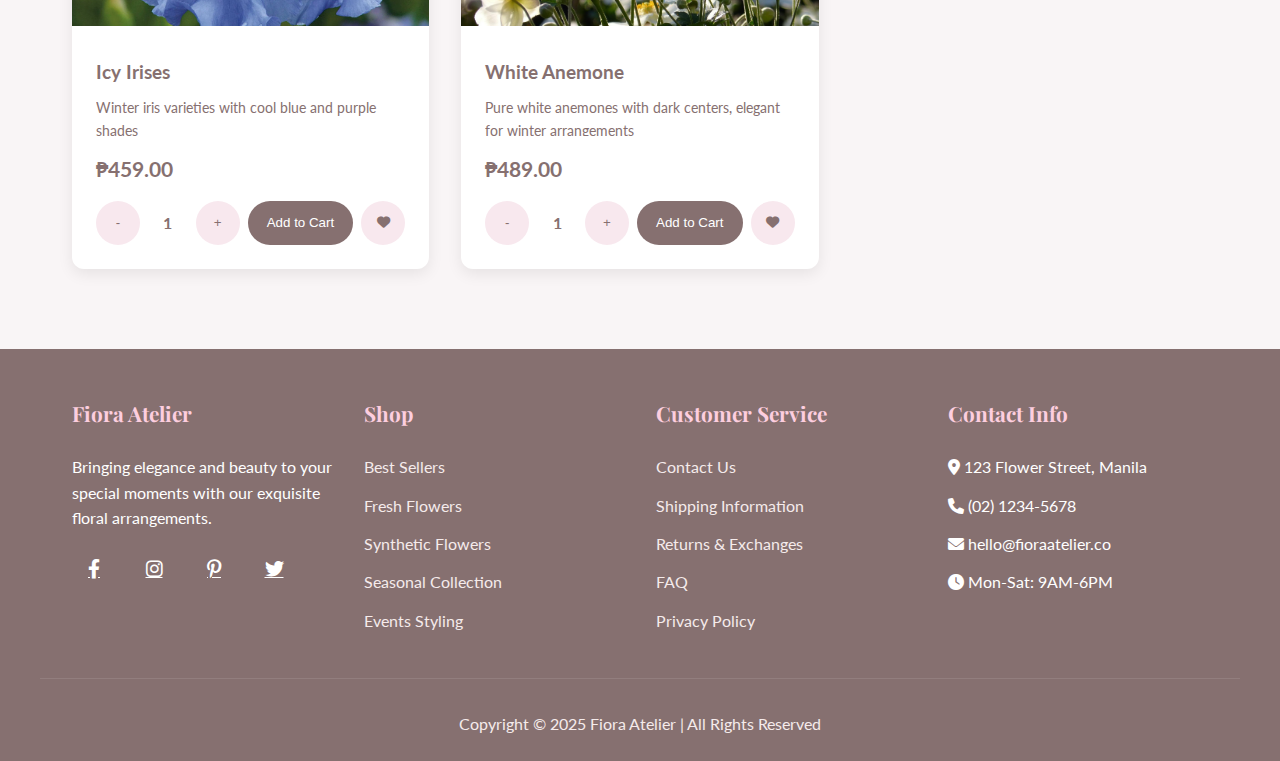
<file: categories/winter.html>
<!DOCTYPE html>
<html lang="en">
<head>
    <meta charset="UTF-8">
    <meta name="viewport" content="width=device-width, initial-scale=1.0">
    <title>Winter Collection - Fiora Atelier</title>
    <link rel="stylesheet" href="https://cdnjs.cloudflare.com/ajax/libs/font-awesome/6.0.0-beta3/css/all.min.css">
    <link href="https://fonts.googleapis.com/css2?family=Dancing+Script:wght@400;700&family=Great+Vibes&family=Playfair+Display:wght@400;700&family=Lato:wght@300;400;700&display=swap" rel="stylesheet">
    <link rel="stylesheet" href="../css/style.css">
</head>
<body>
    <!-- Header -->
    <header class="header" id="header">
        <div class="header-container">
            <a href="../index.html" class="logo">
                <div class="logo-image">
                    <img src="../pics/fiora.png" alt="Fiora Atelier Logo">
                </div>
                <div class="logo-text">
                    <h1>Fiora Atelier</h1>
                    <p>Elegance & Beauty in a Single Bouquet</p>
                </div>
            </a>
            <div class="header-controls">
                <div class="search-bar">
                    <input type="text" placeholder="Search flowers..." id="search-input">
                    <button id="search-btn"><i class="fas fa-search"></i></button>
                </div>
                <div class="header-icons">
                    <div class="icon-container" id="wishlist-icon">
                        <i class="fas fa-heart"></i>
                        <span class="badge" id="wishlist-count">0</span>
                    </div>
                    <div class="icon-container" id="cart-icon">
                        <i class="fas fa-shopping-cart"></i>
                        <span class="badge" id="cart-count">0</span>
                    </div>
                </div>
            </div>
        </div>
    </header>

    <!-- Navigation -->
    <nav class="nav-container" id="main-nav">
        <ul class="nav-menu">
            <li><a href="../index.html">Home</a></li>
            <li><a href="../index.html#best-sellers">Best Sellers</a></li>
            <li><a href="../index.html#fresh">Fresh Flowers</a></li>
            <li><a href="../index.html#seasonal">Categories</a></li>
            <li><a href="../index.html#events">Events Styling</a></li>
            <li><a href="../index.html#gallery">Gallery</a></li>
            <li><a href="../index.html#about-us">About Us</a></li>
        </ul>
    </nav>

    <!-- Winter Collection Section -->
    <main class="main-content">
        <section class="section">
            <div class="section-header">
                <h2 class="section-title">Winter Collection</h2>
                <p class="section-subtitle">Bring warmth to the cold season with our elegant winter floral designs featuring rich colors and festive blooms</p>
            </div>

            <div class="product-grid">
                <div class="product-card" data-id="51" data-category="winter">
                    <div class="product-badge">Winter Special</div>
                    <img src="../pics/poinsettia.jpg" alt="Poinsettia" class="product-image">
                    <div class="product-info">
                        <div class="product-name">Holiday Poinsettias</div>
                        <div class="product-description">Classic Christmas poinsettias in vibrant red, perfect for holiday decor</div>
                        <div class="product-price">₱499.00</div>
                        <div class="product-actions">
                            <div class="quantity-controls">
                                <button class="quantity-btn minus" data-id="51">-</button>
                                <span class="quantity" data-id="51">1</span>
                                <button class="quantity-btn plus" data-id="51">+</button>
                            </div>
                            <div class="action-buttons">
                                <button class="add-to-cart" data-id="51">Add to Cart</button>
                                <button class="wishlist-btn" data-id="51">
                                    <i class="fas fa-heart"></i>
                                </button>
                            </div>
                        </div>
                    </div>
                </div>

                <div class="product-card" data-id="52" data-category="winter">
                    <div class="product-badge">Winter Special</div>
                    <img src="../pics/amaryllis.jpg" alt="Amaryllis" class="product-image">
                    <div class="product-info">
                        <div class="product-name">Amaryllis Radiance</div>
                        <div class="product-description">Majestic amaryllis with large trumpet-shaped blooms in winter white</div>
                        <div class="product-price">₱529.00</div>
                        <div class="product-actions">
                            <div class="quantity-controls">
                                <button class="quantity-btn minus" data-id="52">-</button>
                                <span class="quantity" data-id="52">1</span>
                                <button class="quantity-btn plus" data-id="52">+</button>
                            </div>
                            <div class="action-buttons">
                                <button class="add-to-cart" data-id="52">Add to Cart</button>
                                <button class="wishlist-btn" data-id="52">
                                    <i class="fas fa-heart"></i>
                                </button>
                            </div>
                        </div>
                    </div>
                </div>

                <div class="product-card" data-id="53" data-category="winter">
                    <div class="product-badge">Winter Special</div>
                    <img src="../pics/paperwhite.jpg" alt="Paperwhite Narcissus" class="product-image">
                    <div class="product-info">
                        <div class="product-name">Snowy Paperwhites</div>
                        <div class="product-description">Fragrant paperwhite narcissus with delicate white clusters</div>
                        <div class="product-price">₱459.00</div>
                        <div class="product-actions">
                            <div class="quantity-controls">
                                <button class="quantity-btn minus" data-id="53">-</button>
                                <span class="quantity" data-id="53">1</span>
                                <button class="quantity-btn plus" data-id="53">+</button>
                            </div>
                            <div class="action-buttons">
                                <button class="add-to-cart" data-id="53">Add to Cart</button>
                                <button class="wishlist-btn" data-id="53">
                                    <i class="fas fa-heart"></i>
                                </button>
                            </div>
                        </div>
                    </div>
                </div>

                <div class="product-card" data-id="54" data-category="winter">
                    <div class="product-badge">Winter Special</div>
                    <img src="../pics/holly.webp" alt="Holly" class="product-image">
                    <div class="product-info">
                        <div class="product-name">Holly Berries</div>
                        <div class="product-description">Traditional holly with glossy green leaves and bright red berries</div>
                        <div class="product-price">₱399.00</div>
                        <div class="product-actions">
                            <div class="quantity-controls">
                                <button class="quantity-btn minus" data-id="54">-</button>
                                <span class="quantity" data-id="54">1</span>
                                <button class="quantity-btn plus" data-id="54">+</button>
                            </div>
                            <div class="action-buttons">
                                <button class="add-to-cart" data-id="54">Add to Cart</button>
                                <button class="wishlist-btn" data-id="54">
                                    <i class="fas fa-heart"></i>
                                </button>
                            </div>
                        </div>
                    </div>
                </div>

                <div class="product-card" data-id="55" data-category="winter">
                    <div class="product-badge">Winter Special</div>
                    <img src="../pics/camellia.jpg" alt="Camellia" class="product-image">
                    <div class="product-info">
                        <div class="product-name">Winter Camellias</div>
                        <div class="product-description">Elegant camellias with rose-like blooms in winter pink shades</div>
                        <div class="product-price">₱489.00</div>
                        <div class="product-actions">
                            <div class="quantity-controls">
                                <button class="quantity-btn minus" data-id="55">-</button>
                                <span class="quantity" data-id="55">1</span>
                                <button class="quantity-btn plus" data-id="55">+</button>
                            </div>
                            <div class="action-buttons">
                                <button class="add-to-cart" data-id="55">Add to Cart</button>
                                <button class="wishlist-btn" data-id="55">
                                    <i class="fas fa-heart"></i>
                                </button>
                            </div>
                        </div>
                    </div>
                </div>

                <div class="product-card" data-id="56" data-category="winter">
                    <div class="product-badge">Winter Special</div>
                    <img src="../pics/ranunculus.webp" alt="Ranunculus" class="product-image">
                    <div class="product-info">
                        <div class="product-name">Ranunculus Frost</div>
                        <div class="product-description">Delicate ranunculus with layers of petals in cool winter tones</div>
                        <div class="product-price">₱479.00</div>
                        <div class="product-actions">
                            <div class="quantity-controls">
                                <button class="quantity-btn minus" data-id="56">-</button>
                                <span class="quantity" data-id="56">1</span>
                                <button class="quantity-btn plus" data-id="56">+</button>
                            </div>
                            <div class="action-buttons">
                                <button class="add-to-cart" data-id="56">Add to Cart</button>
                                <button class="wishlist-btn" data-id="56">
                                    <i class="fas fa-heart"></i>
                                </button>
                            </div>
                        </div>
                    </div>
                </div>

                <div class="product-card" data-id="57" data-category="winter">
                    <div class="product-badge">Winter Special</div>
                    <img src="../pics/iiris.webp" alt="Iris" class="product-image">
                    <div class="product-info">
                        <div class="product-name">Icy Irises</div>
                        <div class="product-description">Winter iris varieties with cool blue and purple shades</div>
                        <div class="product-price">₱459.00</div>
                        <div class="product-actions">
                            <div class="quantity-controls">
                                <button class="quantity-btn minus" data-id="57">-</button>
                                <span class="quantity" data-id="57">1</span>
                                <button class="quantity-btn plus" data-id="57">+</button>
                            </div>
                            <div class="action-buttons">
                                <button class="add-to-cart" data-id="57">Add to Cart</button>
                                <button class="wishlist-btn" data-id="57">
                                    <i class="fas fa-heart"></i>
                                </button>
                            </div>
                        </div>
                    </div>
                </div>

                <div class="product-card" data-id="58" data-category="winter">
                    <div class="product-badge">Winter Special</div>
                    <img src="../pics/anemonee.jpg" alt="White Anemone" class="product-image">
                    <div class="product-info">
                        <div class="product-name">White Anemone</div>
                        <div class="product-description">Pure white anemones with dark centers, elegant for winter arrangements</div>
                        <div class="product-price">₱489.00</div>
                        <div class="product-actions">
                            <div class="quantity-controls">
                                <button class="quantity-btn minus" data-id="58">-</button>
                                <span class="quantity" data-id="58">1</span>
                                <button class="quantity-btn plus" data-id="58">+</button>
                            </div>
                            <div class="action-buttons">
                                <button class="add-to-cart" data-id="58">Add to Cart</button>
                                <button class="wishlist-btn" data-id="58">
                                    <i class="fas fa-heart"></i>
                                </button>
                            </div>
                        </div>
                    </div>
                </div>
            </div>
        </section>
    </main>

    <!-- Footer -->
    <footer class="footer" id="about-us">
        <div class="footer-content">
            <div class="footer-column">
                <h4>Fiora Atelier</h4>
                <p>Bringing elegance and beauty to your special moments with our exquisite floral arrangements.</p>
                <div class="social-links">
                    <a href="#"><i class="fab fa-facebook-f"></i></a>
                    <a href="#"><i class="fab fa-instagram"></i></a>
                    <a href="#"><i class="fab fa-pinterest-p"></i></a>
                    <a href="#"><i class="fab fa-twitter"></i></a>
                </div>
            </div>
            <div class="footer-column">
                <h4>Shop</h4>
                <ul class="footer-links">
                    <li><a href="index.html#best-sellers">Best Sellers</a></li>
                    <li><a href="index.html#fresh">Fresh Flowers</a></li>
                    <li><a href="index.html#synthetic">Synthetic Flowers</a></li>
                    <li><a href="index.html#seasonal">Seasonal Collection</a></li>
                    <li><a href="index.html#events">Events Styling</a></li>
                </ul>
            </div>
            <div class="footer-column">
                <h4>Customer Service</h4>
                <ul class="footer-links">
                    <li><a href="#">Contact Us</a></li>
                    <li><a href="#">Shipping Information</a></li>
                    <li><a href="#">Returns & Exchanges</a></li>
                    <li><a href="#">FAQ</a></li>
                    <li><a href="#">Privacy Policy</a></li>
                </ul>
            </div>
            <div class="footer-column">
                <h4>Contact Info</h4>
                <ul class="footer-links">
                    <li><i class="fas fa-map-marker-alt"></i> 123 Flower Street, Manila</li>
                    <li><i class="fas fa-phone"></i> (02) 1234-5678</li>
                    <li><i class="fas fa-envelope"></i> hello@fioraatelier.co</li>
                    <li><i class="fas fa-clock"></i> Mon-Sat: 9AM-6PM</li>
                </ul>
            </div>
        </div>
        <div class="footer-bottom">
            <p>Copyright © 2025 Fiora Atelier | All Rights Reserved</p>
        </div>
    </footer>
</body>
</html>
</file>
<file: css/style.css>
:root {
    --primary: #867070;
    --secondary: #D5B4B4;
    --accent: #E4D0D0;
    --light: #F5EBEB;
    --background: #F9F5F6;
    --pink-light: #F8E8EE;
    --pink-medium: #FDCEDF;
    --pink-dark: #F2BED1;
    --text: #5D4037;
    --transition: all 0.3s ease;
    --shadow: 0 5px 15px rgba(0, 0, 0, 0.08);
    --radius: 12px;
    --gold: #D4AF37;
}

* {
    margin: 0;
    padding: 0;
    box-sizing: border-box;
}

body {
    font-family: 'Lato', sans-serif;
    background-color: var(--background);
    color: var(--text);
    line-height: 1.6;
    overflow-x: hidden;
}

/* Enhanced Header Styles */
.header {
    background: linear-gradient(135deg, rgba(248, 232, 238, 0.95) 0%, rgba(245, 235, 235, 0.95) 100%);
    padding: 1rem 0;
    position: fixed;
    top: 0;
    left: 0;
    width: 100%;
    z-index: 1000;
    backdrop-filter: blur(10px);
    border-bottom: 1px solid rgba(255, 255, 255, 0.2);
    box-shadow: 0 4px 20px rgba(0, 0, 0, 0.08);
    transition: var(--transition);
}

.header.scrolled {
    padding: 0.7rem 0;
    background: rgba(255, 255, 255, 0.98);
    box-shadow: 0 5px 25px rgba(0, 0, 0, 0.1);
}

.header-container {
    display: flex;
    justify-content: space-between;
    align-items: center;
    max-width: 1400px;
    margin: 0 auto;
    padding: 0 2rem;
    position: relative;
}

.logo {
    display: flex;
    align-items: center;
    gap: 1.2rem;
    text-decoration: none;
}

.logo-image {
    height: 70px;
    width: 70px;
    border-radius: 50%;
    box-shadow: var(--shadow);
    border: 3px solid white;
    background: linear-gradient(45deg, var(--pink-light), var(--pink-medium));
    display: flex;
    align-items: center;
    justify-content: center;
    overflow: hidden;
    transition: var(--transition);
}

.logo-image img {
    height: 100%;
    width: 100%;
    object-fit: cover;
}

.logo:hover .logo-image {
    transform: rotate(5deg) scale(1.05);
    box-shadow: 0 8px 25px rgba(0, 0, 0, 0.15);
}

.logo-text {
    text-align: left;
}

.logo-text h1 {
    font-family: 'Great Vibes', cursive;
    font-size: 3rem;
    color: var(--primary);
    margin-bottom: -1.2rem;
    text-shadow: 1px 1px 3px rgba(0,0,0,0.1);
    background: linear-gradient(45deg, var(--primary), var(--pink-dark));
    -webkit-background-clip: text;
    -webkit-text-fill-color: transparent;
    background-clip: text;
    letter-spacing: 1px;
    line-height: 1.5;
}

.logo-text p {
    font-style: italic;
    color: var(--primary);
    font-size: 0.9rem;
    letter-spacing: 0.5px;
    margin-top: -0.3rem;
}

.header-controls {
    display: flex;
    align-items: center;
    gap: 2rem;
}

.search-bar {
    display: flex;
    align-items: center;
    background: rgba(255, 255, 255, 0.9);
    border-radius: 30px;
    padding: 0.6rem 1.2rem;
    box-shadow: var(--shadow);
    border: 1px solid rgba(255, 255, 255, 0.3);
    transition: var(--transition);
    width: 490px;
    gap: 0.5rem;
}

.search-bar input {
    border: none;
    outline: none;
    padding: 0.5rem;
    flex: 1;
    background: transparent;
    font-size: 0.95rem;
    color: var(--primary);
    min-width: 0;
}

.search-bar button {
    background: none;
    border: none;
    color: var(--primary);
    cursor: pointer;
    transition: var(--transition);
    flex-shrink: 0;
    display: flex;
    align-items: center;
    justify-content: center;
    padding: 0.3rem;
}

.header-icons {
    display: flex;
    gap: 1.5rem;
}

.icon-container {
    position: relative;
    cursor: pointer;
    transition: var(--transition);
    display: flex;
    align-items: center;
    justify-content: center;
    width: 45px;
    height: 45px;
    border-radius: 50%;
    background: rgba(255, 255, 255, 0.9);
    box-shadow: var(--shadow);
    min-height: 44px;
    min-width: 44px;
}

.icon-container:hover {
    transform: translateY(-3px);
    background: white;
    box-shadow: 0 8px 20px rgba(0, 0, 0, 0.12);
}

.icon-container i {
    font-size: 1.3rem;
    color: var(--primary);
    transition: var(--transition);
}

.icon-container:hover i {
    color: var(--pink-dark);
}

.badge {
    position: absolute;
    top: -5px;
    right: -5px;
    background: linear-gradient(45deg, var(--pink-dark), var(--primary));
    color: white;
    border-radius: 50%;
    width: 20px;
    height: 20px;
    font-size: 0.7rem;
    display: flex;
    justify-content: center;
    align-items: center;
    font-weight: bold;
    box-shadow: 0 2px 5px rgba(0, 0, 0, 0.2);
}

/* Mobile Menu Toggle */
.mobile-menu-toggle {
    display: none;
    background: none;
    border: none;
    font-size: 1.5rem;
    color: var(--primary);
    cursor: pointer;
    padding: 0.5rem;
    border-radius: 4px;
    transition: var(--transition);
    min-height: 44px;
    min-width: 44px;
}

.mobile-menu-toggle:hover {
    background: rgba(255, 255, 255, 0.5);
}

/* Mobile Navigation */
.mobile-nav {
    position: fixed;
    top: 0;
    left: -100%;
    width: 80%;
    height: 100vh;
    background: white;
    z-index: 1100;
    transition: var(--transition);
    box-shadow: 2px 0 10px rgba(0, 0, 0, 0.1);
    display: flex;
    flex-direction: column;
}

.mobile-nav.active {
    left: 0;
}

.mobile-nav-close {
    align-self: flex-end;
    background: none;
    border: none;
    font-size: 1.5rem;
    color: var(--primary);
    cursor: pointer;
    padding: 1rem;
    transition: var(--transition);
    min-height: 44px;
    min-width: 44px;
}

.mobile-nav-close:hover {
    color: var(--pink-dark);
}

.mobile-nav-menu {
    list-style: none;
    padding: 2rem;
    display: flex;
    flex-direction: column;
    gap: 1rem;
}

.mobile-nav-menu li a {
    display: block;
    padding: 1rem;
    color: var(--primary);
    text-decoration: none;
    font-weight: 500;
    border-radius: 8px;
    transition: var(--transition);
    border: 1px solid transparent;
}

.mobile-nav-menu li a:hover,
.mobile-nav-menu li a.active {
    background: var(--pink-light);
    border-color: var(--accent);
}

/* Enhanced Hero Section Styles */
.hero {
    min-height: 100vh;
    display: flex;
    align-items: center;
    position: relative;
    overflow: hidden;
    margin-top: 100px;
    background: linear-gradient(135deg, 
        rgba(248, 232, 238, 0.95) 0%, 
        rgba(245, 235, 235, 0.9) 50%,
        rgba(255, 255, 255, 0.98) 100%);
}

.hero-background {
    position: absolute;
    top: 0;
    left: 0;
    width: 100%;
    height: 100%;
    z-index: 1;
}

.bg-overlay {
    position: absolute;
    top: 0;
    left: 0;
    width: 100%;
    height: 100%;
    background: 
        radial-gradient(circle at 20% 80%, rgba(255, 182, 193, 0.2) 0%, transparent 50%),
        radial-gradient(circle at 80% 20%, rgba(255, 192, 203, 0.15) 0%, transparent 50%),
        radial-gradient(circle at 40% 40%, rgba(255, 218, 185, 0.1) 0%, transparent 50%);
    z-index: 1;
}

/* Cherry Blossom Animation */
.cherry-blossom-container {
    position: absolute;
    top: 0;
    left: 0;
    width: 100%;
    height: 100%;
    pointer-events: none;
    z-index: 2;
    overflow: hidden;
}

.cherry-blossom {
    position: absolute;
    width: 15px;
    height: 15px;
    background: 
        radial-gradient(circle at 30% 30%, #ffb7c5 0%, #ff9eb5 25%, transparent 60%),
        radial-gradient(circle at 70% 30%, #ffb7c5 0%, #ff9eb5 20%, transparent 60%),
        radial-gradient(circle at 50% 70%, #ffb7c5 0%, #ff9eb5 30%, transparent 65%);
    border-radius: 50% 50% 50% 50% / 60% 60% 40% 40%;
    opacity: 0;
    filter: blur(0.5px);
    animation: blossom-fall linear forwards;
}

@keyframes blossom-fall {
    0% {
        transform: translateX(var(--start-x)) translateY(-50px) rotate(0deg) scale(0.8);
        opacity: 0;
    }
    10% {
        opacity: 0.8;
    }
    90% {
        opacity: 0.6;
    }
    100% {
        transform: translateX(var(--end-x)) translateY(100vh) rotate(360deg) scale(1);
        opacity: 0;
    }
}

/* Floating Petals */
.floating-petals {
    position: absolute;
    top: 0;
    left: 0;
    width: 100%;
    height: 100%;
    pointer-events: none;
    z-index: 2;
}

.petal {
    position: absolute;
    width: 20px;
    height: 20px;
    background: 
        radial-gradient(circle at 30% 30%, rgba(255, 183, 197, 0.7) 0%, rgba(255, 158, 181, 0.5) 25%, transparent 60%),
        radial-gradient(circle at 70% 30%, rgba(255, 183, 197, 0.7) 0%, rgba(255, 158, 181, 0.5) 20%, transparent 60%);
    border-radius: 50% 50% 50% 50% / 60% 60% 40% 40%;
    opacity: 0.7;
    filter: blur(0.3px);
}

.p1 {
    top: 10%;
    left: 10%;
    animation: float-petal 25s infinite ease-in-out;
}

.p2 {
    top: 20%;
    left: 80%;
    animation: float-petal 30s infinite ease-in-out 2s;
}

.p3 {
    top: 60%;
    left: 15%;
    animation: float-petal 28s infinite ease-in-out 4s;
}

.p4 {
    top: 40%;
    left: 85%;
    animation: float-petal 32s infinite ease-in-out 1s;
}

.p5 {
    top: 80%;
    left: 20%;
    animation: float-petal 26s infinite ease-in-out 3s;
}

.p6 {
    top: 15%;
    left: 60%;
    animation: float-petal 29s infinite ease-in-out 5s;
}

.p7 {
    top: 70%;
    left: 75%;
    animation: float-petal 27s infinite ease-in-out 2.5s;
}

.p8 {
    top: 30%;
    left: 40%;
    animation: float-petal 31s infinite ease-in-out 4.5s;
}

@keyframes float-petal {
    0%, 100% {
        transform: translateY(0) translateX(0) rotate(0deg);
    }
    25% {
        transform: translateY(-20px) translateX(10px) rotate(90deg);
    }
    50% {
        transform: translateY(-10px) translateX(20px) rotate(180deg);
    }
    75% {
        transform: translateY(-15px) translateX(-10px) rotate(270deg);
    }
}

/* Enhanced Hero Section Styles */
.hero {
    min-height: 78vh;
    display: flex;
    align-items: center;
    position: relative;
    overflow: hidden;
    margin-top: 100px;
    background: linear-gradient(135deg, 
        rgba(248, 232, 238, 0.95) 0%, 
        rgba(245, 235, 235, 0.9) 50%,
        rgba(255, 255, 255, 0.98) 100%);
}

.hero-background {
    position: absolute;
    top: 0;
    left: 0;
    width: 100%;
    height: 100%;
    z-index: 1;
}

.bg-overlay {
    position: absolute;
    top: 0;
    left: 0;
    width: 100%;
    height: 100%;
    background: 
        radial-gradient(circle at 20% 80%, rgba(255, 182, 193, 0.2) 0%, transparent 50%),
        radial-gradient(circle at 80% 20%, rgba(255, 192, 203, 0.15) 0%, transparent 50%),
        radial-gradient(circle at 40% 40%, rgba(255, 218, 185, 0.1) 0%, transparent 50%);
    z-index: 1;
}

/* Cherry Blossom Animation - FIXED FOR FULL WIDTH */
.cherry-blossom-container {
    position: absolute;
    top: 0;
    left: 0;
    width: 100%;
    height: 100%;
    pointer-events: none;
    z-index: 2;
    overflow: hidden;
}

.cherry-blossom {
    position: absolute;
    width: 15px;
    height: 15px;
    background: 
        radial-gradient(circle at 30% 30%, #ffb7c5 0%, #ff9eb5 25%, transparent 60%),
        radial-gradient(circle at 70% 30%, #ffb7c5 0%, #ff9eb5 20%, transparent 60%),
        radial-gradient(circle at 50% 70%, #ffb7c5 0%, #ff9eb5 30%, transparent 65%);
    border-radius: 50% 50% 50% 50% / 60% 60% 40% 40%;
    opacity: 0;
    filter: blur(0.5px);
    animation: blossom-fall linear forwards;
}

/* FIXED ANIMATION - COVERS ENTIRE WIDTH */
@keyframes blossom-fall {
    0% {
        transform: translateX(var(--start-x)) translateY(-50px) rotate(0deg) scale(0.8);
        opacity: 0;
    }
    10% {
        opacity: 0.8;
    }
    90% {
        opacity: 0.6;
    }
    100% {
        transform: translateX(var(--end-x)) translateY(85vh) rotate(360deg) scale(1);
        opacity: 0;
    }
}

/* Cherry blossom styles for variety */
.cherry-blossom.style-1 {
    background: 
        radial-gradient(circle at 30% 30%, #ffb7c5 0%, #ff9eb5 25%, transparent 60%),
        radial-gradient(circle at 70% 30%, #ffb7c5 0%, #ff9eb5 20%, transparent 60%),
        radial-gradient(circle at 50% 70%, #ffb7c5 0%, #ff9eb5 30%, transparent 65%);
}

.cherry-blossom.style-2 {
    background: 
        radial-gradient(circle at 35% 25%, #ffd1dc 0%, #ffb7c5 25%, transparent 60%),
        radial-gradient(circle at 65% 25%, #ffd1dc 0%, #ffb7c5 20%, transparent 60%),
        radial-gradient(circle at 50% 70%, #ffd1dc 0%, #ffb7c5 30%, transparent 65%);
    width: 13px;
    height: 13px;
}

.cherry-blossom.style-3 {
    background: 
        radial-gradient(circle at 40% 35%, #ff9eb5 0%, #ff85a2 25%, transparent 60%),
        radial-gradient(circle at 60% 35%, #ff9eb5 0%, #ff85a2 20%, transparent 60%),
        radial-gradient(circle at 50% 65%, #ff9eb5 0%, #ff85a2 30%, transparent 65%);
    width: 17px;
    height: 17px;
}

/* Floating Petals */
.floating-petals {
    position: absolute;
    top: 0;
    left: 0;
    width: 100%;
    height: 100%;
    pointer-events: none;
    z-index: 2;
}

.petal {
    position: absolute;
    width: 20px;
    height: 20px;
    background: 
        radial-gradient(circle at 30% 30%, rgba(255, 183, 197, 0.7) 0%, rgba(255, 158, 181, 0.5) 25%, transparent 60%),
        radial-gradient(circle at 70% 30%, rgba(255, 183, 197, 0.7) 0%, rgba(255, 158, 181, 0.5) 20%, transparent 60%);
    border-radius: 50% 50% 50% 50% / 60% 60% 40% 40%;
    opacity: 0.7;
    filter: blur(0.3px);
}

.p1 {
    top: 10%;
    left: 10%;
    animation: float-petal 25s infinite ease-in-out;
}

.p2 {
    top: 20%;
    left: 80%;
    animation: float-petal 30s infinite ease-in-out 2s;
}

.p3 {
    top: 60%;
    left: 15%;
    animation: float-petal 28s infinite ease-in-out 4s;
}

.p4 {
    top: 40%;
    left: 85%;
    animation: float-petal 32s infinite ease-in-out 1s;
}

.p5 {
    top: 80%;
    left: 20%;
    animation: float-petal 26s infinite ease-in-out 3s;
}

.p6 {
    top: 15%;
    left: 60%;
    animation: float-petal 29s infinite ease-in-out 5s;
}

.p7 {
    top: 70%;
    left: 75%;
    animation: float-petal 27s infinite ease-in-out 2.5s;
}

.p8 {
    top: 30%;
    left: 40%;
    animation: float-petal 31s infinite ease-in-out 4.5s;
}

@keyframes float-petal {
    0%, 100% {
        transform: translateY(0) translateX(0) rotate(0deg);
    }
    25% {
        transform: translateY(-20px) translateX(10px) rotate(90deg);
    }
    50% {
        transform: translateY(-10px) translateX(20px) rotate(180deg);
    }
    75% {
        transform: translateY(-15px) translateX(-10px) rotate(270deg);
    }
}

/* Hero Content Layout */
.hero-content {
    max-width: 1400px;
    margin: 0 auto;
    padding: 0 2rem;
    display: grid;
    grid-template-columns: 1fr 1fr;
    gap: 4rem;
    align-items: center;
    width: 100%;
    position: relative;
    z-index: 3;
}

.hero-text {
    padding-right: 2rem;
    padding-left: 2rem; /* Added left padding to center it better */
    margin-left: 0; /* Ensure no extra margin */
}

/* Enhanced Typography - FIXED ONE-LINE TITLE */
.title-container {
    margin-bottom: 2rem;
}

.main-title {
    font-family: 'Playfair Display', serif;
    font-size: 4rem; /* Slightly smaller to fit one line */
    color: var(--primary);
    line-height: 1.1;
    font-weight: 700;
    text-align: left;
    width: 100%;
    text-shadow: 2px 2px 4px rgba(0,0,0,0.1);
    margin-bottom: 1.5rem;
}

/* SINGLE LINE TITLE */
.title-line {
    display: inline; /* Change from block to inline */
    animation: fadeInUp 1s ease-out;
}

.title-highlight {
    color: var(--pink-dark);
    background: linear-gradient(45deg, var(--pink-dark), #ff6b93);
    -webkit-background-clip: text;
    -webkit-text-fill-color: transparent;
    background-clip: text;
    display: inline; /* Change from block to inline */
    animation: fadeInUp 1s ease-out 0.3s both;
    margin-left: 0.5rem; /* Small space between words */
}

.hero-description {
    font-size: 1.4rem;
    color: var(--text);
    margin-bottom: 2.5rem;
    line-height: 1.7;
    opacity: 0.9;
    text-align: left;
    width: 100%;
    font-weight: 300;
    max-width: 500px;
    animation: fadeInUp 1s ease-out 0.6s both;
}

/* Improved CTA buttons */
.cta-group {
    display: flex;
    gap: 1.5rem;
    margin-bottom: 3rem;
    justify-content: flex-start;
    width: 100%;
    flex-wrap: wrap;
    animation: fadeInUp 1s ease-out 0.9s both;
}

.cta-button {
    padding: 1.3rem 2.8rem;
    border-radius: 50px;
    font-size: 1.1rem;
    cursor: pointer;
    transition: all 0.3s ease;
    font-weight: 600;
    display: inline-flex;
    align-items: center;
    gap: 0.8rem;
    position: relative;
    overflow: hidden;
    min-height: 44px;
    border: none;
}

.primary-btn {
    background: linear-gradient(135deg, var(--primary), var(--pink-dark));
    color: white;
    box-shadow: 0 10px 30px rgba(134, 112, 112, 0.4);
}

.primary-btn::before {
    content: '';
    position: absolute;
    top: 0;
    left: -100%;
    width: 100%;
    height: 100%;
    background: linear-gradient(90deg, transparent, rgba(255,255,255,0.3), transparent);
    transition: left 0.5s;
}

.primary-btn:hover::before {
    left: 100%;
}

.primary-btn:hover {
    transform: translateY(-3px);
    box-shadow: 0 15px 35px rgba(134, 112, 112, 0.5);
}

.secondary-btn {
    background: transparent;
    color: var(--primary);
    border: 2px solid var(--accent);
}

.secondary-btn:hover {
    background: var(--accent);
    transform: translateY(-3px);
}

/* Hero Stats */
.hero-stats {
    display: flex;
    gap: 3rem;
    justify-content: flex-start;
    animation: fadeInUp 1s ease-out 1.2s both;
}

.stat {
    text-align: left;
}

.stat-number {
    font-size: 2.2rem;
    font-weight: 700;
    color: var(--primary);
    display: block;
    line-height: 1;
}

.stat-label {
    font-size: 0.9rem;
    color: var(--text);
    opacity: 0.8;
    text-transform: uppercase;
    letter-spacing: 1px;
}

/* Hero Visual - Flower Showcase */
.hero-visual {
    position: relative;
    height: 450px; /* Slightly reduced to match shorter hero */
    display: flex;
    align-items: center;
    justify-content: center;
    animation: fadeIn 1.5s ease-out 0.5s both;
}

.flower-showcase {
    position: relative;
    width: 100%;
    height: 100%;
}

.flower-card {
    position: absolute;
    width: 260px; /* Slightly smaller to fit better */
    height: 320px; /* Slightly smaller to fit better */
    border-radius: 20px;
    overflow: hidden;
    box-shadow: 0 20px 40px rgba(0, 0, 0, 0.1);
    transition: all 0.5s ease;
}

.flower-card img {
    width: 100%;
    height: 100%;
    object-fit: cover;
    transition: transform 0.5s ease;
}

.flower-glow {
    position: absolute;
    top: 0;
    left: 0;
    width: 100%;
    height: 100%;
    background: radial-gradient(circle at center, transparent 30%, rgba(255, 255, 255, 0.3) 70%);
    opacity: 0;
    transition: opacity 0.5s ease;
}

.flower-card:hover .flower-glow {
    opacity: 1;
}

.flower-card:hover img {
    transform: scale(1.05);
}

.card-1 {
    top: 10%;
    left: 10%;
    transform: rotate(-5deg);
    z-index: 1;
    animation: float-card-1 6s ease-in-out infinite;
}

.card-2 {
    top: 5%;
    left: 50%;
    transform: translateX(-50%) rotate(2deg);
    z-index: 2;
    animation: float-card-2 7s ease-in-out infinite 1s;
}

.card-3 {
    top: 15%;
    right: 10%;
    transform: rotate(3deg);
    z-index: 1;
    animation: float-card-3 6.5s ease-in-out infinite 0.5s;
}

@keyframes float-card-1 {
    0%, 100% {
        transform: rotate(-5deg) translateY(0);
    }
    50% {
        transform: rotate(-5deg) translateY(-10px);
    }
}

@keyframes float-card-2 {
    0%, 100% {
        transform: translateX(-50%) rotate(2deg) translateY(0);
    }
    50% {
        transform: translateX(-50%) rotate(2deg) translateY(-15px);
    }
}

@keyframes float-card-3 {
    0%, 100% {
        transform: rotate(3deg) translateY(0);
    }
    50% {
        transform: rotate(3deg) translateY(-12px);
    }
}

/* Scroll Indicator */
.scroll-indicator {
    position: absolute;
    bottom: 20px; /* Moved up slightly */
    left: 50%;
    transform: translateX(-50%);
    display: flex;
    flex-direction: column;
    align-items: center;
    color: var(--primary);
    font-size: 0.9rem;
    z-index: 3;
    opacity: 0.7;
    animation: fadeIn 2s ease-out 2s both;
}

.scroll-line {
    width: 1px;
    height: 40px;
    background: var(--primary);
    margin-bottom: 10px;
    animation: scroll-line 2s infinite;
}

@keyframes scroll-line {
    0% {
        transform: scaleY(0);
        transform-origin: top;
    }
    50% {
        transform: scaleY(1);
        transform-origin: top;
    }
    51% {
        transform-origin: bottom;
    }
    100% {
        transform: scaleY(0);
        transform-origin: bottom;
    }
}

/* Animations */
@keyframes fadeInUp {
    from {
        opacity: 0;
        transform: translateY(30px);
    }
    to {
        opacity: 1;
        transform: translateY(0);
    }
}

@keyframes fadeIn {
    from {
        opacity: 0;
    }
    to {
        opacity: 1;
    }
}

/* Responsive Design */
@media (max-width: 1200px) {
    .main-title {
        font-size: 3.8rem;
    }
    
    .hero-visual {
        height: 400px;
    }
    
    .flower-card {
        width: 220px;
        height: 280px;
    }
}

@media (max-width: 992px) {
    .hero-content {
        grid-template-columns: 1fr;
        gap: 3rem;
        text-align: center;
    }
    
    .hero-text {
        padding-right: 0;
        display: flex;
        flex-direction: column;
        align-items: center;
    }
    
    .main-title {
        font-size: 3.2rem;
        text-align: center;
    }
    
    .hero-description {
        text-align: center;
    }
    
    .cta-group {
        justify-content: center;
    }
    
    .hero-stats {
        justify-content: center;
    }
    
    .hero-visual {
        height: 350px;
    }
    
    .flower-card {
        width: 180px;
        height: 230px;
    }
}

@media (max-width: 768px) {
    .hero {
        min-height: 80vh; /* Further reduced for mobile */
    }
    
    .main-title {
        font-size: 2.5rem;
    }
    
    .hero-description {
        font-size: 1.2rem;
    }
    
    .cta-button {
        padding: 1rem 2rem;
        font-size: 1rem;
    }
    
    .hero-stats {
        gap: 2rem;
    }
    
    .stat-number {
        font-size: 1.8rem;
    }
    
    .hero-visual {
        height: 300px;
    }
    
    .flower-card {
        width: 150px;
        height: 190px;
    }
}

@media (max-width: 576px) {
    .main-title {
        font-size: 2rem;
    }
    
    .hero-description {
        font-size: 1.1rem;
    }
    
    .cta-group {
        flex-direction: column;
        align-items: center;
    }
    
    .cta-button {
        width: 100%;
        max-width: 280px;
        justify-content: center;
    }
    
    .hero-stats {
        flex-direction: column;
        gap: 1.5rem;
    }
    
    .hero-visual {
        height: 250px;
    }
    
    .flower-card {
        width: 130px;
        height: 160px;
    }
    
    .card-1 {
        left: 5%;
    }
    
    .card-3 {
        right: 5%;
    }
}

/* Navigation */
.nav-container {
    background: var(--pink-light);
    padding: 1rem 0;
    box-shadow: 0 3px 10px rgba(0,0,0,0.05);
}

.nav-menu {
    display: flex;
    justify-content: center;
    list-style: none;
    gap: 1.5rem;
    max-width: 1200px;
    margin: 0 auto;
    padding: 0 2rem;
    flex-wrap: wrap;
}

.nav-menu li a {
    background: white;
    border: 2px solid var(--accent);
    color: var(--primary);
    text-decoration: none;
    font-weight: 500;
    padding: 0.7rem 1.5rem;
    border-radius: 30px;
    transition: var(--transition);
    display: block;
    min-height: 44px;
    display: flex;
    align-items: center;
}

.nav-menu li a:hover, .nav-menu li a.active {
    background: var(--pink-medium);
    border-color: var(--pink-dark);
    transform: translateY(-2px);
    box-shadow: var(--shadow);
}

/* Main Content */
.main-content {
    max-width: 1200px;
    margin: 4rem auto;
    padding: 0 2rem;
}

.section {
    margin-bottom: 5rem;
}

.section-header {
    text-align: center;
    margin-bottom: 3rem;
}

.section-title {
    font-family: 'Playfair Display', serif;
    font-size: 2.5rem;
    color: var(--primary);
    margin-bottom: 1rem;
    position: relative;
    display: inline-block;
}

.section-title::after {
    content: '';
    position: absolute;
    bottom: -10px;
    left: 50%;
    transform: translateX(-50%);
    width: 80px;
    height: 3px;
    background: var(--pink-dark);
}

.section-subtitle {
    color: var(--primary);
    max-width: 600px;
    margin: 0 auto;
}

/* Sort Controls */
.sort-controls {
    display: flex;
    justify-content: flex-end;
    margin-bottom: 2rem;
    gap: 1rem;
}

.sort-select {
    background: white;
    border: 2px solid var(--accent);
    color: var(--primary);
    padding: 0.7rem 1.5rem;
    border-radius: 25px;
    cursor: pointer;
    transition: var(--transition);
    font-size: 0.95rem;
    font-weight: 500;
    appearance: none;
    background-image: url("data:image/svg+xml,%3Csvg xmlns='http://www.w3.org/2000/svg' width='12' height='12' fill='%23867070' viewBox='0 0 16 16'%3E%3Cpath d='M7.247 11.14 2.451 5.658C1.885 5.013 2.345 4 3.204 4h9.592a1 1 0 0 1 .753 1.659l-4.796 5.48a1 1 0 0 1-1.506 0z'/%3E%3C/svg%3E");
    background-repeat: no-repeat;
    background-position: right 1rem center;
    background-size: 12px;
    padding-right: 2.5rem;
    min-width: 200px;
    box-shadow: 0 2px 8px rgba(0, 0, 0, 0.05);
}

.sort-select:hover {
    border-color: var(--pink-medium);
    box-shadow: 0 4px 12px rgba(0, 0, 0, 0.08);
    transform: translateY(-1px);
}

.sort-select:focus {
    outline: none;
    border-color: var(--pink-dark);
    box-shadow: 0 0 0 3px rgba(242, 190, 209, 0.2);
}

.sort-label {
    display: flex;
    align-items: center;
    gap: 0.5rem;
    color: var(--primary);
    font-weight: 500;
    font-size: 0.95rem;
}

.sort-label i {
    color: var(--pink-dark);
}

/* Product Grid */
.product-grid {
    display: grid;
    grid-template-columns: repeat(auto-fill, minmax(280px, 1fr));
    gap: 2rem;
}

.product-card {
    background: white;
    border-radius: var(--radius);
    overflow: hidden;
    box-shadow: var(--shadow);
    transition: transform 0.3s ease, box-shadow 0.3s ease;
    position: relative;
    cursor: pointer;
}

.product-card:hover {
    transform: translateY(-10px);
    box-shadow: 0 15px 30px rgba(0,0,0,0.1);
}

.product-badge {
    position: absolute;
    top: 15px;
    left: 15px;
    background: var(--pink-dark);
    color: white;
    padding: 0.3rem 0.8rem;
    border-radius: 30px;
    font-size: 0.8rem;
    z-index: 2;
}

.product-image {
    width: 100%;
    height: 250px;
    object-fit: cover;
    transition: var(--transition);
}

.product-card:hover .product-image {
    transform: scale(1.05);
}

.product-info {
    padding: 1.5rem;
}

.product-name {
    font-size: 1.2rem;
    font-weight: 700;
    margin-bottom: 0.5rem;
    color: var(--primary);
}

.product-description {
    color: var(--primary);
    font-size: 0.9rem;
    margin-bottom: 1rem;
    height: 40px;
    overflow: hidden;
}

.product-price {
    font-size: 1.3rem;
    color: var(--primary);
    font-weight: 700;
    margin-bottom: 1rem;
}

.product-actions {
    display: flex;
    justify-content: space-between;
    align-items: center;
}

.quantity-controls {
    display: flex;
    align-items: center;
    gap: 0.8rem;
}

.quantity-btn {
    width: 30px;
    height: 30px;
    border-radius: 50%;
    background: var(--pink-light);
    color: var(--primary);
    border: none;
    cursor: pointer;
    display: flex;
    justify-content: center;
    align-items: center;
    transition: var(--transition);
    min-height: 44px;
    min-width: 44px;
}

.quantity-btn:hover {
    background: var(--pink-dark);
    color: white;
}

.quantity {
    font-weight: bold;
    min-width: 30px;
    text-align: center;
    color: var(--primary);
}

.action-buttons {
    display: flex;
    gap: 0.5rem;
}

.add-to-cart {
    background: var(--primary);
    color: white;
    border: none;
    padding: 0.6rem 1.2rem;
    border-radius: 30px;
    cursor: pointer;
    transition: var(--transition);
    font-weight: 500;
    position: relative;
    overflow: hidden;
    min-height: 44px;
    display: flex;
    align-items: center;
}

.add-to-cart:hover {
    background: var(--pink-dark);
}

.add-to-cart:active {
    transform: scale(0.98);
}

.wishlist-btn {
    background: var(--pink-light);
    color: var(--primary);
    border: none;
    width: 40px;
    height: 40px;
    border-radius: 50%;
    cursor: pointer;
    transition: var(--transition);
    display: flex;
    justify-content: center;
    align-items: center;
    min-height: 44px;
    min-width: 44px;
}

.wishlist-btn:hover, .wishlist-btn.active {
    background: var(--pink-dark);
    color: white;
}

/* Testimonials Section */
.testimonials-section {
    padding: 5rem 0;
    margin: 4rem 0;
    width: 100vw;
    margin-left: calc(-50vw + 50%);
    left: 0;
    right: 0;
    position: relative;
}

.testimonials-container {
    max-width: 1400px;
    margin: 0 auto;
    padding: 0 2rem;
    width: 100%;
}

.testimonials-section .section-header {
    text-align: center;
    margin-bottom: 4rem;
}

.testimonials-section .section-title {
    font-family: 'Playfair Display', serif;
    font-size: 3rem;
    color: var(--primary);
    margin-bottom: 1rem;
    position: relative;
    display: inline-block;
}

.testimonials-section .section-title::after {
    content: '';
    position: absolute;
    bottom: -15px;
    left: 50%;
    transform: translateX(-50%);
    width: 100px;
    height: 3px;
    background: var(--pink-dark);
}

.testimonials-section .section-subtitle {
    color: var(--primary);
    max-width: 600px;
    margin: 2rem auto 0;
    font-size: 1.2rem;
    line-height: 1.6;
}

.testimonials-grid {
    display: grid;
    grid-template-columns: repeat(3, 1fr);
    gap: 2.5rem;
    margin-top: 3rem;
}

.testimonial-card {
    background: white;
    border-radius: 20px;
    padding: 2.5rem;
    box-shadow: 0 15px 35px rgba(0, 0, 0, 0.08);
    transition: all 0.3s ease;
    border: 1px solid var(--accent);
    display: flex;
    flex-direction: column;
    height: fit-content;
}

.testimonial-card:hover {
    transform: translateY(-10px);
    box-shadow: 0 25px 50px rgba(0, 0, 0, 0.12);
}

.rating {
    display: flex;
    gap: 0.3rem;
    margin-bottom: 1.5rem;
    justify-content: center;
}

.rating i {
    color: #FFD700;
    font-size: 1.1rem;
}

.testimonial-content i.fa-quote-left {
    font-size: 2rem;
    color: var(--pink-dark);
    margin-bottom: 1.5rem;
    display: block;
    text-align: center;
}

.testimonial-content p {
    color: var(--text);
    line-height: 1.7;
    margin-bottom: 2rem;
    font-style: italic;
    text-align: center;
    font-size: 1.1rem;
}

.client-profile {
    display: flex;
    align-items: center;
    gap: 1rem;
    margin-top: auto;
    justify-content: center;
}

.client-avatar {
    width: 60px;
    height: 60px;
    border-radius: 50%;
    background: var(--pink-light);
    display: flex;
    align-items: center;
    justify-content: center;
    color: var(--primary);
    font-size: 1.5rem;
    flex-shrink: 0;
    border: 2px solid var(--accent);
}

.client-info h4 {
    color: var(--primary);
    font-weight: 700;
    margin-bottom: 0.3rem;
    font-size: 1.1rem;
}

.client-info span {
    color: var(--secondary);
    font-size: 0.9rem;
}

/* Seasonal Section */
.seasonal-grid {
    display: grid;
    grid-template-columns: repeat(2, 1fr);
    gap: 2rem;
    margin-top: 2rem;
}

.season-card {
    border-radius: var(--radius);
    overflow: hidden;
    box-shadow: var(--shadow);
    position: relative;
    height: 300px;
    transition: var(--transition);
}

.season-card:hover {
    transform: translateY(-5px);
    box-shadow: 0 10px 25px rgba(0,0,0,0.15);
}

.season-card img {
    width: 100%;
    height: 100%;
    object-fit: cover;
}

.season-overlay {
    position: absolute;
    bottom: 0;
    left: 0;
    right: 0;
    background: linear-gradient(transparent, rgba(0,0,0,0.7));
    color: white;
    padding: 2rem;
}

.season-name {
    font-family: 'Playfair Display', serif;
    font-size: 1.8rem;
    margin-bottom: 0.5rem;
}

.season-link {
    color: white;
    text-decoration: none;
    font-weight: 500;
    display: inline-flex;
    align-items: center;
    gap: 0.5rem;
    transition: var(--transition);
}

.season-link:hover {
    color: var(--pink-medium);
}

/* Modal Base Styles */
.cart-modal,
.wishlist-modal,
.product-modal,
.checkout-modal {
    position: fixed;
    top: 50%;
    left: 50%;
    transform: translate(-50%, -50%) scale(0.9);
    width: 90%;
    max-width: 900px;
    max-height: 90vh;
    background: white;
    border-radius: var(--radius);
    box-shadow: 0 10px 30px rgba(0, 0, 0, 0.2);
    z-index: 1300;
    transition: all 0.3s ease;
    display: flex;
    flex-direction: column;
    overflow: hidden;
    opacity: 0;
    visibility: hidden;
}

.cart-modal.active,
.wishlist-modal.active,
.product-modal.active,
.checkout-modal.active {
    opacity: 1;
    visibility: visible;
    transform: translate(-50%, -50%) scale(1);
}

/* Product Detail Modal */
.product-modal-header {
    display: flex;
    justify-content: space-between;
    align-items: center;
    padding: 1.5rem;
    border-bottom: 1px solid var(--light);
    background: var(--pink-light);
}

.product-modal-header h3 {
    color: var(--primary);
    font-size: 1.5rem;
    font-family: 'Playfair Display', serif;
}

.close-product-modal {
    background: none;
    border: none;
    font-size: 1.5rem;
    cursor: pointer;
    color: var(--primary);
    transition: var(--transition);
    min-height: 44px;
    min-width: 44px;
    display: flex;
    align-items: center;
    justify-content: center;
}

.close-product-modal:hover {
    color: var(--pink-dark);
}

.product-modal-content {
    display: flex;
    flex: 1;
    overflow: hidden;
}

.product-modal-images {
    flex: 1;
    padding: 1.5rem;
    display: flex;
    flex-direction: column;
    gap: 1rem;
}

.product-main-image {
    width: 100%;
    height: 300px;
    object-fit: cover;
    border-radius: var(--radius);
}

.product-thumbnails {
    display: flex;
    gap: 0.5rem;
    overflow-x: auto;
}

.product-thumbnail {
    width: 80px;
    height: 80px;
    object-fit: cover;
    border-radius: 8px;
    cursor: pointer;
    transition: var(--transition);
    opacity: 0.7;
}

.product-thumbnail:hover, .product-thumbnail.active {
    opacity: 1;
    transform: scale(1.05);
}

.product-modal-details {
    flex: 1;
    padding: 1.5rem;
    display: flex;
    flex-direction: column;
    gap: 1rem;
    overflow-y: auto;
}

.product-modal-name {
    font-size: 1.8rem;
    font-weight: 700;
    color: var(--primary);
}

.product-modal-category {
    background: var(--pink-light);
    color: var(--primary);
    padding: 0.3rem 0.8rem;
    border-radius: 30px;
    font-size: 0.9rem;
    display: inline-block;
    margin-bottom: 1rem;
}

.product-modal-price {
    font-size: 1.8rem;
    color: var(--primary);
    font-weight: 700;
}

.product-modal-description {
    color: var(--text);
    line-height: 1.7;
}

.product-modal-actions {
    display: flex;
    gap: 1rem;
    margin-top: 1rem;
}

.modal-quantity-controls {
    display: flex;
    align-items: center;
    gap: 1rem;
}

.modal-add-to-cart {
    background: var(--primary);
    color: white;
    border: none;
    padding: 0.8rem 1.5rem;
    border-radius: 30px;
    cursor: pointer;
    transition: var(--transition);
    font-weight: 500;
    flex: 1;
    min-height: 44px;
}

.modal-add-to-cart:hover {
    background: var(--pink-dark);
}

/* Checkout Modal Styles */
.checkout-modal {
    max-width: 800px;
    z-index: 1400;
}

.checkout-header {
    display: flex;
    justify-content: space-between;
    align-items: center;
    padding: 1.5rem;
    border-bottom: 1px solid var(--light);
    background: var(--pink-light);
}

.checkout-header h3 {
    color: var(--primary);
    font-size: 1.5rem;
    font-family: 'Playfair Display', serif;
}

.close-checkout {
    background: none;
    border: none;
    font-size: 1.5rem;
    cursor: pointer;
    color: var(--primary);
    transition: var(--transition);
    min-height: 44px;
    min-width: 44px;
    display: flex;
    align-items: center;
    justify-content: center;
}

.close-checkout:hover {
    color: var(--pink-dark);
}

.checkout-content {
    flex: 1;
    overflow-y: auto;
    padding: 1.5rem;
}

.checkout-form {
    display: flex;
    flex-direction: column;
    gap: 2rem;
}

.form-section {
    border: 1px solid var(--accent);
    border-radius: var(--radius);
    padding: 1.5rem;
    background: var(--background);
}

.form-section h4 {
    color: var(--primary);
    margin-bottom: 1rem;
    font-family: 'Playfair Display', serif;
    border-bottom: 2px solid var(--pink-medium);
    padding-bottom: 0.5rem;
}

.form-row {
    display: grid;
    grid-template-columns: 1fr 1fr;
    gap: 1rem;
}

.form-group {
    display: flex;
    flex-direction: column;
    margin-bottom: 1rem;
}

.form-group label {
    font-weight: 600;
    color: var(--primary);
    margin-bottom: 0.5rem;
    font-size: 0.9rem;
}

.form-group input,
.form-group select {
    padding: 0.8rem;
    border: 2px solid var(--accent);
    border-radius: 8px;
    font-size: 1rem;
    transition: var(--transition);
    background: white;
    min-height: 44px;
}

.form-group input:focus,
.form-group select:focus {
    outline: none;
    border-color: var(--pink-dark);
    box-shadow: 0 0 0 3px rgba(242, 190, 209, 0.2);
}

.form-group input.error,
.form-group select.error {
    border-color: #e74c3c;
    background-color: #fdf2f2;
}

.error-message {
    color: #e74c3c;
    font-size: 0.8rem;
    margin-top: 0.3rem;
    min-height: 1rem;
}

.order-summary {
    max-height: 200px;
    overflow-y: auto;
    border: 1px solid var(--accent);
    border-radius: 8px;
    padding: 1rem;
    background: white;
}

.order-item {
    display: flex;
    justify-content: space-between;
    padding: 0.5rem 0;
    border-bottom: 1px solid var(--light);
}

.order-item:last-child {
    border-bottom: none;
}

.order-total {
    text-align: right;
    padding: 1rem 0;
    font-size: 1.2rem;
    border-top: 2px solid var(--pink-medium);
    margin-top: 1rem;
}

.form-actions {
    display: flex;
    gap: 1rem;
    justify-content: flex-end;
    margin-top: 1rem;
}

.submit-order-btn {
    background: var(--primary);
    color: white;
    border: none;
    padding: 1rem 2rem;
    border-radius: 8px;
    cursor: pointer;
    transition: var(--transition);
    font-weight: 600;
    display: flex;
    align-items: center;
    gap: 0.5rem;
    min-height: 44px;
}

.submit-order-btn:hover:not(:disabled) {
    background: var(--pink-dark);
    transform: translateY(-2px);
}

.submit-order-btn:disabled {
    background: var(--secondary);
    cursor: not-allowed;
    transform: none;
}

.cancel-checkout {
    background: var(--accent);
    color: var(--primary);
    border: none;
    padding: 1rem 2rem;
    border-radius: 8px;
    cursor: pointer;
    transition: var(--transition);
    min-height: 44px;
}

.cancel-checkout:hover {
    background: var(--pink-medium);
}

/* Loading State */
.loading {
    display: inline-block;
    width: 20px;
    height: 20px;
    border: 3px solid rgba(255,255,255,.3);
    border-radius: 50%;
    border-top-color: #fff;
    animation: spin 1s ease-in-out infinite;
}

.loading-spinner {
    border: 3px solid #f3f3f3;
    border-top: 3px solid var(--primary);
    border-radius: 50%;
    width: 20px;
    height: 20px;
    animation: spin 1s linear infinite;
    display: inline-block;
}

@keyframes spin {
    0% { transform: rotate(0deg); }
    100% { transform: rotate(360deg); }
}

/* Events Styling Section */
.events-styling {
    max-width: 1200px;
    margin: 0 auto;
    padding: 2rem 0;
}

.events-hero {
    display: grid;
    grid-template-columns: 1fr 1fr;
    gap: 4rem;
    align-items: center;
    margin-bottom: 4rem;
    padding: 2rem;
    background: linear-gradient(135deg, var(--pink-light) 0%, var(--background) 100%);
    border-radius: 20px;
    box-shadow: var(--shadow);
}

.events-content h1 {
    font-family: 'Playfair Display', serif;
    font-size: 3rem;
    color: var(--primary);
    margin-bottom: 1.5rem;
    line-height: 1.2;
}

.events-content p {
    font-size: 1.1rem;
    line-height: 1.7;
    color: var(--text);
    margin-bottom: 1.5rem;
}

.events-content strong {
    color: var(--primary);
    font-weight: 700;
}

.events-cta {
    display: flex;
    gap: 1rem;
    margin-top: 2rem;
    flex-wrap: wrap;
}

.events-cta .cta-button {
    padding: 1rem 2rem;
    border-radius: 50px;
    font-weight: 600;
    text-decoration: none;
    transition: var(--transition);
    display: inline-flex;
    align-items: center;
    gap: 0.8rem;
    border: none;
    cursor: pointer;
    min-height: 44px;
}

.events-cta .cta-button.primary {
    background: var(--primary);
    color: white;
    box-shadow: 0 6px 20px rgba(134, 112, 112, 0.3);
}

.events-cta .cta-button.primary:hover {
    background: var(--pink-dark);
    transform: translateY(-3px);
    box-shadow: 0 10px 25px rgba(134, 112, 112, 0.4);
}

.events-cta .cta-button.secondary {
    background: transparent;
    color: var(--primary);
    border: 2px solid var(--accent);
}

.events-cta .cta-button.secondary:hover {
    background: var(--accent);
    transform: translateY(-3px);
}

.events-image {
    position: relative;
    border-radius: 15px;
    overflow: hidden;
    box-shadow: 0 15px 35px rgba(0, 0, 0, 0.1);
}

.events-image img {
    width: 100%;
    height: 400px;
    object-fit: cover;
    transition: var(--transition);
}

.events-image:hover img {
    transform: scale(1.05);
}

.image-overlay {
    position: absolute;
    bottom: 0;
    left: 0;
    right: 0;
    background: linear-gradient(transparent, rgba(0, 0, 0, 0.7));
    color: white;
    padding: 2rem;
    text-align: center;
}

.image-overlay span {
    font-family: 'Playfair Display', serif;
    font-size: 1.3rem;
    font-weight: 600;
}

.events-grid {
    display: grid;
    grid-template-columns: repeat(2, 1fr);
    gap: 2rem;
    margin-bottom: 4rem;
}

.event-card {
    border-radius: 15px;
    overflow: hidden;
    box-shadow: var(--shadow);
    transition: var(--transition);
    position: relative;
}

.event-card:hover {
    transform: translateY(-10px);
    box-shadow: 0 20px 40px rgba(0, 0, 0, 0.15);
}

.event-image {
    position: relative;
    height: 300px;
    overflow: hidden;
}

.event-image img {
    width: 100%;
    height: 100%;
    object-fit: cover;
    transition: var(--transition);
}

.event-card:hover .event-image img {
    transform: scale(1.1);
}

.event-overlay {
    position: absolute;
    bottom: 0;
    left: 0;
    right: 0;
    background: linear-gradient(transparent, rgba(0, 0, 0, 0.8));
    color: white;
    padding: 2rem;
    transform: translateY(10px);
    transition: var(--transition);
}

.event-card:hover .event-overlay {
    transform: translateY(0);
}

.event-overlay h3 {
    font-family: 'Playfair Display', serif;
    font-size: 1.5rem;
    margin-bottom: 0.5rem;
}

.event-overlay p {
    font-size: 0.9rem;
    opacity: 0.9;
    margin: 0;
}

.events-features {
    display: grid;
    grid-template-columns: repeat(4, 1fr);
    gap: 2rem;
    padding: 3rem 2rem;
    background: white;
    border-radius: 20px;
    box-shadow: var(--shadow);
}

.feature {
    text-align: center;
    padding: 1.5rem;
}

.feature i {
    font-size: 2.5rem;
    color: var(--pink-dark);
    margin-bottom: 1rem;
    background: var(--pink-light);
    width: 80px;
    height: 80px;
    border-radius: 50%;
    display: flex;
    align-items: center;
    justify-content: center;
    margin: 0 auto 1.5rem;
}

.feature h4 {
    font-family: 'Playfair Display', serif;
    color: var(--primary);
    margin-bottom: 1rem;
    font-size: 1.2rem;
}

.feature p {
    color: var(--text);
    line-height: 1.6;
    font-size: 0.95rem;
}

/* Gallery Section */
.gallery-container {
    max-width: 1200px;
    margin: 0 auto;
    padding: 0 2rem;
}

.gallery-filters {
    display: flex;
    justify-content: center;
    gap: 1rem;
    margin-bottom: 3rem;
    flex-wrap: wrap;
}

.filter-btn {
    background: white;
    border: 2px solid var(--accent);
    color: var(--primary);
    padding: 0.8rem 1.5rem;
    border-radius: 25px;
    cursor: pointer;
    transition: var(--transition);
    font-weight: 500;
    font-size: 0.95rem;
    min-height: 44px;
}

.filter-btn:hover,
.filter-btn.active {
    background: var(--primary);
    color: white;
    border-color: var(--primary);
    transform: translateY(-2px);
    box-shadow: 0 5px 15px rgba(134, 112, 112, 0.2);
}

.gallery-grid {
    display: grid;
    grid-template-columns: repeat(auto-fit, minmax(280px, 1fr));
    gap: 1.5rem;
    margin-bottom: 3rem;
}

.gallery-item {
    position: relative;
    border-radius: 15px;
    overflow: hidden;
    box-shadow: 0 5px 15px rgba(0, 0, 0, 0.1);
    cursor: pointer;
    transition: var(--transition);
    aspect-ratio: 1/1;
}

.gallery-item:hover {
    transform: translateY(-5px);
    box-shadow: 0 15px 30px rgba(0, 0, 0, 0.15);
}

.gallery-item img {
    width: 100%;
    height: 100%;
    object-fit: cover;
    transition: var(--transition);
}

.gallery-item:hover img {
    transform: scale(1.05);
}

.gallery-overlay {
    position: absolute;
    top: 0;
    left: 0;
    right: 0;
    bottom: 0;
    background: linear-gradient(to bottom, transparent 40%, rgba(0, 0, 0, 0.8));
    display: flex;
    flex-direction: column;
    justify-content: space-between;
    padding: 1.5rem;
    opacity: 0;
    transition: var(--transition);
}

.gallery-item:hover .gallery-overlay {
    opacity: 1;
}

.gallery-info h4 {
    color: white;
    font-family: 'Playfair Display', serif;
    font-size: 1.3rem;
    margin-bottom: 0.5rem;
}

.gallery-info p {
    color: rgba(255, 255, 255, 0.9);
    font-size: 0.9rem;
    margin: 0;
}

.gallery-view-btn {
    background: rgba(255, 255, 255, 0.9);
    border: none;
    color: var(--primary);
    width: 45px;
    height: 45px;
    border-radius: 50%;
    cursor: pointer;
    transition: var(--transition);
    display: flex;
    align-items: center;
    justify-content: center;
    align-self: flex-end;
    min-height: 44px;
    min-width: 44px;
}

.gallery-view-btn:hover {
    background: white;
    transform: scale(1.1);
}

/* Lightbox Modal */
.lightbox-modal {
    position: fixed;
    top: 0;
    left: 0;
    width: 100%;
    height: 100%;
    background: rgba(0, 0, 0, 0.9);
    z-index: 1300;
    display: flex;
    align-items: center;
    justify-content: center;
    opacity: 0;
    visibility: hidden;
    transition: var(--transition);
}

.lightbox-modal.active {
    opacity: 1;
    visibility: visible;
}

.lightbox-content {
    position: relative;
    max-width: 90%;
    max-height: 90%;
    display: flex;
    align-items: center;
    justify-content: center;
}

.lightbox-image {
    max-width: 100%;
    max-height: 80vh;
    object-fit: contain;
    border-radius: 10px;
}

.lightbox-close {
    position: absolute;
    top: -50px;
    right: 0;
    background: none;
    border: none;
    color: white;
    font-size: 2rem;
    cursor: pointer;
    transition: var(--transition);
    min-height: 44px;
    min-width: 44px;
    display: flex;
    align-items: center;
    justify-content: center;
}

.lightbox-close:hover {
    color: var(--pink-medium);
}

.lightbox-nav {
    position: absolute;
    top: 50%;
    transform: translateY(-50%);
    background: rgba(255, 255, 255, 0.2);
    border: none;
    color: white;
    width: 50px;
    height: 50px;
    border-radius: 50%;
    cursor: pointer;
    transition: var(--transition);
    display: flex;
    align-items: center;
    justify-content: center;
    font-size: 1.2rem;
    min-height: 44px;
    min-width: 44px;
}

.lightbox-nav:hover {
    background: rgba(255, 255, 255, 0.3);
}

.lightbox-prev {
    left: -70px;
}

.lightbox-next {
    right: -70px;
}

.lightbox-caption {
    position: absolute;
    bottom: -60px;
    left: 0;
    right: 0;
    text-align: center;
    color: white;
}

.lightbox-title {
    font-family: 'Playfair Display', serif;
    font-size: 1.5rem;
    margin-bottom: 0.5rem;
}

.lightbox-description {
    color: rgba(255, 255, 255, 0.8);
    margin: 0;
}

/* Cart Modal */
.cart-modal .wishlist-header {
    display: flex;
    justify-content: space-between;
    align-items: center;
    padding: 1.5rem 2rem;
    border-bottom: 1px solid var(--light);
    background: linear-gradient(135deg, var(--pink-light), var(--accent));
}

.cart-modal .wishlist-title {
    display: flex;
    align-items: center;
    gap: 1rem;
}

.cart-modal .wishlist-title i {
    font-size: 1.5rem;
    color: var(--pink-dark);
}

.cart-modal .wishlist-title h3 {
    color: var(--primary);
    font-size: 1.8rem;
    font-family: 'Playfair Display', serif;
    margin: 0;
}

.cart-modal .wishlist-count {
    background: var(--pink-dark);
    color: white;
    padding: 0.3rem 0.8rem;
    border-radius: 20px;
    font-size: 0.9rem;
    font-weight: 600;
}

.cart-modal .close-wishlist {
    background: none;
    border: none;
    font-size: 1.5rem;
    cursor: pointer;
    color: var(--primary);
    transition: var(--transition);
    width: 40px;
    height: 40px;
    border-radius: 50%;
    display: flex;
    align-items: center;
    justify-content: center;
    min-height: 44px;
    min-width: 44px;
}

.cart-modal .close-wishlist:hover {
    background: rgba(255, 255, 255, 0.5);
    color: var(--pink-dark);
}

.cart-content {
    flex: 1;
    display: flex;
    flex-direction: column;
    overflow: hidden;
}

.cart-items {
    flex: 1;
    overflow-y: auto;
    padding: 1.5rem 2rem;
    display: flex;
    flex-direction: column;
    gap: 1rem;
}

.cart-item {
    display: flex;
    gap: 1.5rem;
    padding: 1.2rem;
    background: white;
    border: 1px solid var(--accent);
    border-radius: 8px;
    align-items: center;
}

.cart-item-image {
    width: 80px;
    height: 80px;
    object-fit: cover;
    border-radius: 6px;
    flex-shrink: 0;
}

.cart-item-content {
    flex: 1;
    display: flex;
    justify-content: space-between;
    align-items: center;
    gap: 1rem;
}

.cart-item-details {
    flex: 1;
}

.cart-item-name {
    font-weight: 600;
    margin-bottom: 0.3rem;
    color: var(--primary);
    font-size: 1rem;
}

.cart-item-price {
    color: var(--secondary);
    font-size: 0.9rem;
    margin-bottom: 0.8rem;
}

.cart-item-quantity {
    display: flex;
    align-items: center;
    gap: 0.8rem;
}

.cart-quantity-btn {
    background: var(--pink-light);
    border: none;
    width: 28px;
    height: 28px;
    border-radius: 4px;
    cursor: pointer;
    display: flex;
    justify-content: center;
    align-items: center;
    color: var(--primary);
    font-size: 0.9rem;
    min-height: 44px;
    min-width: 44px;
}

.cart-quantity-btn:hover {
    background: var(--pink-medium);
}

.cart-item-actions {
    display: flex;
    align-items: center;
    gap: 1.5rem;
}

.item-total {
    font-weight: 600;
    color: var(--primary);
    font-size: 1rem;
    min-width: 100px;
    text-align: right;
}

.remove-item {
    background: none;
    border: none;
    color: #e74c3c;
    cursor: pointer;
    font-size: 1.1rem;
    padding: 0.5rem;
    border-radius: 4px;
    min-height: 44px;
    min-width: 44px;
    display: flex;
    align-items: center;
    justify-content: center;
}

.remove-item:hover {
    background: rgba(231, 76, 60, 0.1);
}

.cart-footer {
    padding: 1.5rem 2rem;
    background: var(--background);
    border-top: 1px solid var(--accent);
}

.cart-total {
    display: flex;
    justify-content: space-between;
    align-items: center;
    margin-bottom: 0.25rem;
    font-weight: 600;
    font-size: 1.2rem;
    color: var(--primary);
    padding: 0.25rem 0;
}

.cart-actions {
    display: flex;
    gap: 1rem;
    justify-content: space-between;
}

.checkout-btn {
    flex: 2;
    padding: 1rem 2rem;
    background: var(--primary);
    color: white;
    border: none;
    border-radius: 6px;
    cursor: pointer;
    font-weight: 600;
    font-size: 1rem;
    min-height: 44px;
}

.checkout-btn:hover {
    background: var(--pink-dark);
}

.undo-btn {
    flex: 1;
    padding: 1rem 1.5rem;
    background: var(--accent);
    color: var(--primary);
    border: none;
    border-radius: 6px;
    cursor: pointer;
    font-weight: 600;
    font-size: 0.9rem;
    min-height: 44px;
}

.undo-btn:hover {
    background: var(--pink-medium);
}

/* Empty Cart */
.empty-cart {
    text-align: center;
    padding: 3rem 2rem;
    color: var(--primary);
}

.empty-cart i {
    font-size: 3rem;
    color: var(--secondary);
    margin-bottom: 1rem;
}

.empty-cart h4 {
    font-size: 1.3rem;
    margin-bottom: 0.5rem;
}

.empty-cart p {
    color: var(--text);
    margin-bottom: 1.5rem;
}

.continue-shopping {
    background: var(--primary);
    color: white;
    border: none;
    padding: 0.8rem 1.5rem;
    border-radius: 6px;
    cursor: pointer;
    font-weight: 600;
    min-height: 44px;
}

.continue-shopping:hover {
    background: var(--pink-dark);
}

/* Wishlist Modal */
.wishlist-header {
    display: flex;
    justify-content: space-between;
    align-items: center;
    padding: 1.5rem 2rem;
    border-bottom: 1px solid var(--light);
    background: linear-gradient(135deg, var(--pink-light), var(--accent));
}

.wishlist-title {
    display: flex;
    align-items: center;
    gap: 1rem;
}

.wishlist-title i {
    font-size: 1.5rem;
    color: var(--pink-dark);
}

.wishlist-title h3 {
    color: var(--primary);
    font-size: 1.8rem;
    font-family: 'Playfair Display', serif;
    margin: 0;
}

.wishlist-count {
    background: var(--pink-dark);
    color: white;
    padding: 0.3rem 0.8rem;
    border-radius: 20px;
    font-size: 0.9rem;
    font-weight: 600;
}

.close-wishlist {
    background: none;
    border: none;
    font-size: 1.5rem;
    cursor: pointer;
    color: var(--primary);
    transition: var(--transition);
    width: 40px;
    height: 40px;
    border-radius: 50%;
    display: flex;
    align-items: center;
    justify-content: center;
    min-height: 44px;
    min-width: 44px;
}

.close-wishlist:hover {
    background: rgba(255, 255, 255, 0.5);
    color: var(--pink-dark);
}

.wishlist-content {
    flex: 1;
    display: flex;
    flex-direction: column;
    overflow: hidden;
}

.wishlist-items {
    flex: 1;
    overflow-y: auto;
    padding: 1.5rem 2rem;
    max-height: 400px;
    display: grid;
    gap: 1.5rem;
}

.wishlist-item {
    display: flex;
    gap: 1.5rem;
    padding: 1.5rem;
    background: white;
    border-radius: 15px;
    box-shadow: 0 4px 15px rgba(0, 0, 0, 0.08);
    border: 1px solid var(--accent);
    transition: var(--transition);
    align-items: center;
}

.wishlist-item:hover {
    transform: translateY(-3px);
    box-shadow: 0 8px 25px rgba(0, 0, 0, 0.12);
    border-color: var(--pink-medium);
}

.wishlist-item-image {
    width: 100px;
    height: 100px;
    object-fit: cover;
    border-radius: 12px;
    flex-shrink: 0;
}

.wishlist-item-content {
    flex: 1;
    display: flex;
    justify-content: space-between;
    align-items: center;
    gap: 1rem;
}

.wishlist-item-details {
    flex: 1;
}

.wishlist-item-name {
    font-weight: 700;
    margin-bottom: 0.5rem;
    color: var(--primary);
    font-size: 1.1rem;
}

.wishlist-item-category {
    color: var(--secondary);
    font-size: 0.9rem;
    margin-bottom: 0.5rem;
    text-transform: capitalize;
}

.wishlist-item-price {
    color: var(--primary);
    font-weight: 600;
    font-size: 1.2rem;
}

.wishlist-item-actions {
    display: flex;
    gap: 0.8rem;
    align-items: center;
}

.move-to-cart {
    background: linear-gradient(135deg, var(--primary), var(--pink-dark));
    color: white;
    border: none;
    padding: 0.8rem 1.5rem;
    border-radius: 8px;
    cursor: pointer;
    transition: var(--transition);
    font-weight: 600;
    display: flex;
    align-items: center;
    gap: 0.5rem;
    box-shadow: 0 4px 15px rgba(134, 112, 112, 0.3);
    min-height: 44px;
}

.move-to-cart:hover {
    transform: translateY(-2px);
    box-shadow: 0 6px 20px rgba(134, 112, 112, 0.4);
}

.remove-wishlist {
    background: none;
    border: none;
    color: #e74c3c;
    cursor: pointer;
    font-size: 1.2rem;
    transition: var(--transition);
    padding: 0.5rem;
    border-radius: 50%;
    width: 40px;
    height: 40px;
    display: flex;
    align-items: center;
    justify-content: center;
    min-height: 44px;
    min-width: 44px;
}

.remove-wishlist:hover {
    background: rgba(231, 76, 60, 0.1);
    color: #c0392b;
    transform: scale(1.1);
}

.wishlist-actions {
    display: flex;
    gap: 1rem;
    padding: 1.5rem 2rem;
    border-top: 1px solid var(--light);
    background: var(--background);
    justify-content: space-between;
}

.wishlist-clear-btn, .wishlist-share-btn {
    padding: 1rem 1.5rem;
    border: none;
    border-radius: 8px;
    cursor: pointer;
    transition: var(--transition);
    font-weight: 600;
    display: flex;
    align-items: center;
    gap: 0.5rem;
    flex: 1;
    justify-content: center;
    min-height: 44px;
}

.wishlist-clear-btn {
    background: var(--accent);
    color: var(--primary);
}

.wishlist-clear-btn:hover {
    background: var(--pink-medium);
    transform: translateY(-2px);
}

.wishlist-share-btn {
    background: var(--primary);
    color: white;
}

.wishlist-share-btn:hover {
    background: var(--pink-dark);
    transform: translateY(-2px);
}

/* Empty Wishlist State */
.wishlist-empty {
    display: none;
    padding: 3rem 2rem;
    text-align: center;
}

.wishlist-empty.active {
    display: block;
}

.empty-state i {
    font-size: 4rem;
    color: var(--secondary);
    margin-bottom: 1.5rem;
    opacity: 0.7;
}

.empty-state h4 {
    font-size: 1.5rem;
    color: var(--primary);
    margin-bottom: 1rem;
    font-family: 'Playfair Display', serif;
}

.empty-state p {
    color: var(--text);
    margin-bottom: 2rem;
    font-size: 1.1rem;
}

.browse-btn {
    background: var(--primary);
    color: white;
    border: none;
    padding: 4px 10px;
    border-radius: 4px;
    cursor: pointer;
    transition: var(--transition);
    font-weight: 500;
    display: inline-flex;
    align-items: center;
    justify-content: center;
    gap: 0.3rem;
    height: 30px;
    font-size: 0.8rem;
    line-height: 1;
    margin: 0;
    box-sizing: border-box;
    vertical-align: middle;
}

.browse-btn i {
    font-size: 0.8rem;
    line-height: 1;
    display: inline-block;
    width: 1em;
    height: 1em;
    margin: 0;
    padding: 0;
}

/* Overlay */
.overlay {
    position: fixed;
    top: 0;
    left: 0;
    width: 100%;
    height: 100%;
    background: rgba(0, 0, 0, 0.5);
    z-index: 1050;
    display: none;
    opacity: 0;
    visibility: hidden;
    transition: all 0.3s ease;
}

.overlay.active {
    display: block;
    opacity: 1;
    visibility: visible;
}

/* Toast Notifications */
.toast {
    position: fixed;
    bottom: 20px;
    right: 20px;
    background: var(--primary);
    color: white;
    padding: 1rem 1.5rem;
    border-radius: 8px;
    box-shadow: var(--shadow);
    z-index: 1200;
    display: flex;
    align-items: center;
    gap: 0.8rem;
    transform: translateY(100px);
    opacity: 0;
    transition: var(--transition);
}

.toast.show {
    transform: translateY(0);
    opacity: 1;
}

/* Footer */
.footer {
    background: var(--primary);
    color: white;
    padding: 3rem 0 1.5rem;
    margin-top: 5rem;
}

.footer-content {
    max-width: 1200px;
    margin: 0 auto;
    padding: 0 2rem;
    display: grid;
    grid-template-columns: repeat(4, 1fr);
    gap: 2rem;
}

.footer-column h4 {
    font-family: 'Playfair Display', serif;
    margin-bottom: 1.5rem;
    font-size: 1.3rem;
    color: var(--pink-medium);
}

.footer-links {
    list-style: none;
}

.footer-links li {
    margin-bottom: 0.8rem;
}

.footer-links a {
    color: var(--light);
    text-decoration: none;
    transition: var(--transition);
}

.footer-links a:hover {
    color: var(--pink-medium);
}

.social-links {
    display: flex;
    gap: 1rem;
    margin-top: 1rem;
}

.social-links a {
    color: white;
    font-size: 1.2rem;
    transition: var(--transition);
    min-height: 44px;
    min-width: 44px;
    display: flex;
    align-items: center;
    justify-content: center;
}

.social-links a:hover {
    color: var(--pink-medium);
}

.footer-bottom {
    text-align: center;
    padding-top: 2rem;
    margin-top: 2rem;
    border-top: 1px solid rgba(255,255,255,0.1);
    max-width: 1200px;
    margin-left: auto;
    margin-right: auto;
    padding-left: 2rem;
    padding-right: 2rem;
    color: var(--light);
}

/* Responsive Design */
@media (max-width: 1200px) {
    .testimonials-grid {
        grid-template-columns: repeat(2, 1fr);
        gap: 2rem;
    }
    
    .footer-content {
        grid-template-columns: repeat(2, 1fr);
    }
}

@media (max-width: 992px) {
    .header-container {
        flex-direction: column;
        gap: 1rem;
    }
    
    .nav-menu {
        gap: 1rem;
    }
    
    .hero h1 {
        font-size: 2.5rem;
    }
    
    .product-grid {
        grid-template-columns: repeat(auto-fill, minmax(250px, 1fr));
    }
    
    .events-hero {
        grid-template-columns: 1fr;
        gap: 2rem;
        text-align: center;
    }
    
    .events-content h1 {
        font-size: 2.5rem;
    }
    
    .events-features {
        grid-template-columns: repeat(2, 1fr);
    }
    
    .gallery-grid {
        grid-template-columns: repeat(auto-fit, minmax(250px, 1fr));
        gap: 1rem;
    }
}

@media (max-width: 768px) {
    .search-bar {
        width: 300px;
        padding: 0.5rem 1rem;
    }
    
    .mobile-menu-toggle {
        display: block;
    }
    
    .nav-container {
        display: none;
    }
    
    .hero {
        height: 60vh;
    }
    
    .hero h1 {
        font-size: 2rem;
    }
    
    .section-title {
        font-size: 2rem;
    }
    
    .hero-content {
        grid-template-columns: 1fr;
        text-align: center;
        gap: 3rem;
    }
    
    .hero-text {
        padding-right: 0;
        align-items: center;
        text-align: center;
    }
    
    .cta-group {
        justify-content: center;
        flex-wrap: wrap;
    }
    
    .hero-stats {
        justify-content: center;
    }
    
    .testimonials-grid {
        grid-template-columns: 1fr;
        gap: 2rem;
        max-width: 500px;
        margin-left: auto;
        margin-right: auto;
    }
    
    .testimonials-section {
        padding: 4rem 0;
    }
    
    .testimonials-section .section-title {
        font-size: 2.5rem;
    }
    
    .seasonal-grid {
        grid-template-columns: 1fr;
    }
    
    .events-grid {
        grid-template-columns: 1fr;
    }
    
    .events-content h1 {
        font-size: 2rem;
    }
    
    .events-cta {
        justify-content: center;
    }
    
    .events-features {
        grid-template-columns: 1fr;
        gap: 1.5rem;
    }
    
    .feature {
        padding: 1rem;
    }
    
    .gallery-filters {
        gap: 0.5rem;
    }
    
    .filter-btn {
        padding: 0.6rem 1.2rem;
        font-size: 0.9rem;
    }
    
    .lightbox-nav {
        width: 40px;
        height: 40px;
        font-size: 1rem;
    }
    
    .lightbox-prev {
        left: -50px;
    }
    
    .lightbox-next {
        right: -50px;
    }
    
    .product-modal-content {
        flex-direction: column;
    }
    
    .form-row {
        grid-template-columns: 1fr;
    }
    
    .cart-modal {
        width: 95%;
        max-height: 90vh;
    }
    
    .cart-header {
        padding: 1.2rem 1.5rem;
    }
    
    .cart-header h3 {
        font-size: 1.5rem;
    }
    
    .cart-items {
        padding: 1rem 1.5rem;
        max-height: 350px;
    }
    
    .cart-item {
        flex-direction: column;
        text-align: center;
        gap: 1rem;
        padding: 1.2rem;
    }
    
    .cart-item-content {
        flex-direction: column;
        gap: 1rem;
        width: 100%;
    }
    
    .cart-item-actions {
        flex-direction: row;
        justify-content: space-between;
        width: 100%;
        border-top: 1px solid var(--light);
        padding-top: 1rem;
    }
    
    .cart-item-image {
        width: 120px;
        height: 120px;
    }
    
    .cart-footer {
        padding: 1.5rem;
    }
    
    .cart-actions {
        flex-direction: column;
        gap: 0.8rem;
    }
    
    .checkout-btn, .undo-btn {
        width: 100%;
    }
    
    .wishlist-modal {
        width: 95%;
        max-height: 90vh;
    }
    
    .wishlist-header {
        padding: 1.2rem 1.5rem;
    }
    
    .wishlist-title h3 {
        font-size: 1.5rem;
    }
    
    .wishlist-items {
        padding: 1rem 1.5rem;
        grid-template-columns: 1fr;
    }
    
    .wishlist-item {
        flex-direction: column;
        text-align: center;
        gap: 1rem;
    }
    
    .wishlist-item-content {
        flex-direction: column;
        gap: 1rem;
        width: 100%;
    }
    
    .wishlist-item-actions {
        flex-direction: row;
        justify-content: center;
        width: 100%;
    }
    
    .wishlist-actions {
        flex-direction: column;
        gap: 0.8rem;
    }
    
    .wishlist-clear-btn, .wishlist-share-btn {
        flex: none;
    }
}

@media (max-width: 576px) {
    .search-bar {
        width: 250px;
        padding: 0.4rem 0.8rem;
    }
    
    .search-bar input {
        font-size: 0.9rem;
    }
    
    .hero-animation {
        height: 300px;
    }
    
    .hero h1 {
        font-size: 2.5rem;
    }
    
    .product-grid {
        grid-template-columns: 1fr;
    }
    
    .testimonials-container {
        padding: 0 1.5rem;
    }
    
    .testimonial-card {
        padding: 2rem;
    }
    
    .testimonials-section .section-title {
        font-size: 2rem;
    }
    
    .events-hero {
        padding: 1.5rem;
        margin-bottom: 2rem;
    }
    
    .events-content h1 {
        font-size: 1.8rem;
    }
    
    .events-cta {
        flex-direction: column;
        align-items: center;
    }
    
    .events-cta .cta-button {
        width: 100%;
        justify-content: center;
    }
    
    .event-image {
        height: 250px;
    }
    
    .gallery-grid {
        grid-template-columns: 1fr;
    }
    
    .gallery-container {
        padding: 0 1rem;
    }
    
    .lightbox-nav {
        position: fixed;
        top: auto;
        bottom: 20px;
    }
    
    .lightbox-prev {
        left: 20px;
    }
    
    .lightbox-next {
        right: 20px;
    }
    
    .cart-modal {
        width: 100%;
        height: 100vh;
        max-height: 100vh;
        border-radius: 0;
    }
    
    .cart-header {
        padding: 1rem 1.2rem;
    }
    
    .cart-items {
        padding: 0.8rem 1.2rem;
        max-height: 55vh;
    }
    
    .cart-item {
        padding: 1rem;
    }
    
    .cart-item-image {
        width: 100px;
        height: 100px;
    }
    
    .item-total {
        font-size: 1rem;
        min-width: 100px;
        padding: 0.6rem 1rem;
    }
    
    .remove-item {
        width: 40px;
        height: 40px;
        font-size: 1.1rem;
    }
    
    .cart-footer {
        padding: 1.2rem;
    }
    
    .cart-total {
        font-size: 1.2rem;
    }
    
    .checkout-btn, .undo-btn {
        padding: 1rem 1.2rem;
        font-size: 0.95rem;
    }
    
    .empty-cart {
        padding: 2rem 1rem;
    }
    
    .empty-cart i {
        font-size: 3rem;
    }
    
    .empty-cart h4 {
        font-size: 1.3rem;
    }
    
    .wishlist-modal {
        width: 100%;
        height: 100vh;
        max-height: 100vh;
        border-radius: 0;
    }
    
    .wishlist-header {
        padding: 1rem 1.2rem;
    }
    
    .wishlist-items {
        padding: 0.8rem 1.2rem;
    }
    
    .wishlist-item {
        padding: 1.2rem;
    }
    
    .wishlist-item-image {
        width: 80px;
        height: 80px;
    }
    
    .move-to-cart {
        padding: 0.7rem 1.2rem;
        font-size: 0.9rem;
    }
    
    .footer-content {
        grid-template-columns: 1fr;
    }
}

/* Stock Status Styles */
.stock-badge {
    position: absolute;
    top: 15px;
    right: 15px;
    padding: 0.3rem 0.8rem;
    border-radius: 30px;
    font-size: 0.8rem;
    font-weight: 600;
    z-index: 2;
}

.stock-badge.out-of-stock {
    background: #dc3545;
    color: white;
}

.stock-badge.low-stock {
    background: #ffc107;
    color: black;
}

.stock-display {
    font-size: 0.9rem;
    margin-bottom: 1rem;
    padding: 0.5rem;
    border-radius: 5px;
    text-align: center;
}

.stock-display.in-stock {
    background: #d4edda;
    color: #155724;
    border: 1px solid #c3e6cb;
}

.stock-display.low-stock {
    background: #fff3cd;
    color: #856404;
    border: 1px solid #ffeaa7;
}

.stock-display.out-of-stock {
    background: #f8d7da;
    color: #721c24;
    border: 1px solid #f5c6cb;
}

/* Cart Stock Warnings */
.stock-warning {
    color: #856404;
    background: #fff3cd;
    padding: 0.3rem 0.6rem;
    border-radius: 4px;
    font-size: 0.8rem;
    margin: 0.5rem 0;
    border: 1px solid #ffeaa7;
}

.stock-error {
    color: #721c24;
    background: #f8d7da;
    padding: 0.3rem 0.6rem;
    border-radius: 4px;
    font-size: 0.8rem;
    margin: 0.5rem 0;
    border: 1px solid #f5c6cb;
}

.stock-out-of-stock {
    opacity: 0.7;
    position: relative;
}

.stock-out-of-stock::after {
    content: "Out of Stock";
    position: absolute;
    top: 50%;
    left: 50%;
    transform: translate(-50%, -50%);
    background: rgba(220, 53, 69, 0.9);
    color: white;
    padding: 0.5rem 1rem;
    border-radius: 5px;
    font-weight: bold;
    z-index: 3;
}

/* Toast variants */
.toast.error {
    background: #dc3545;
}

.toast.warning {
    background: #ffc107;
    color: black;
}

html {
    scroll-behavior: smooth;
}
</file>
